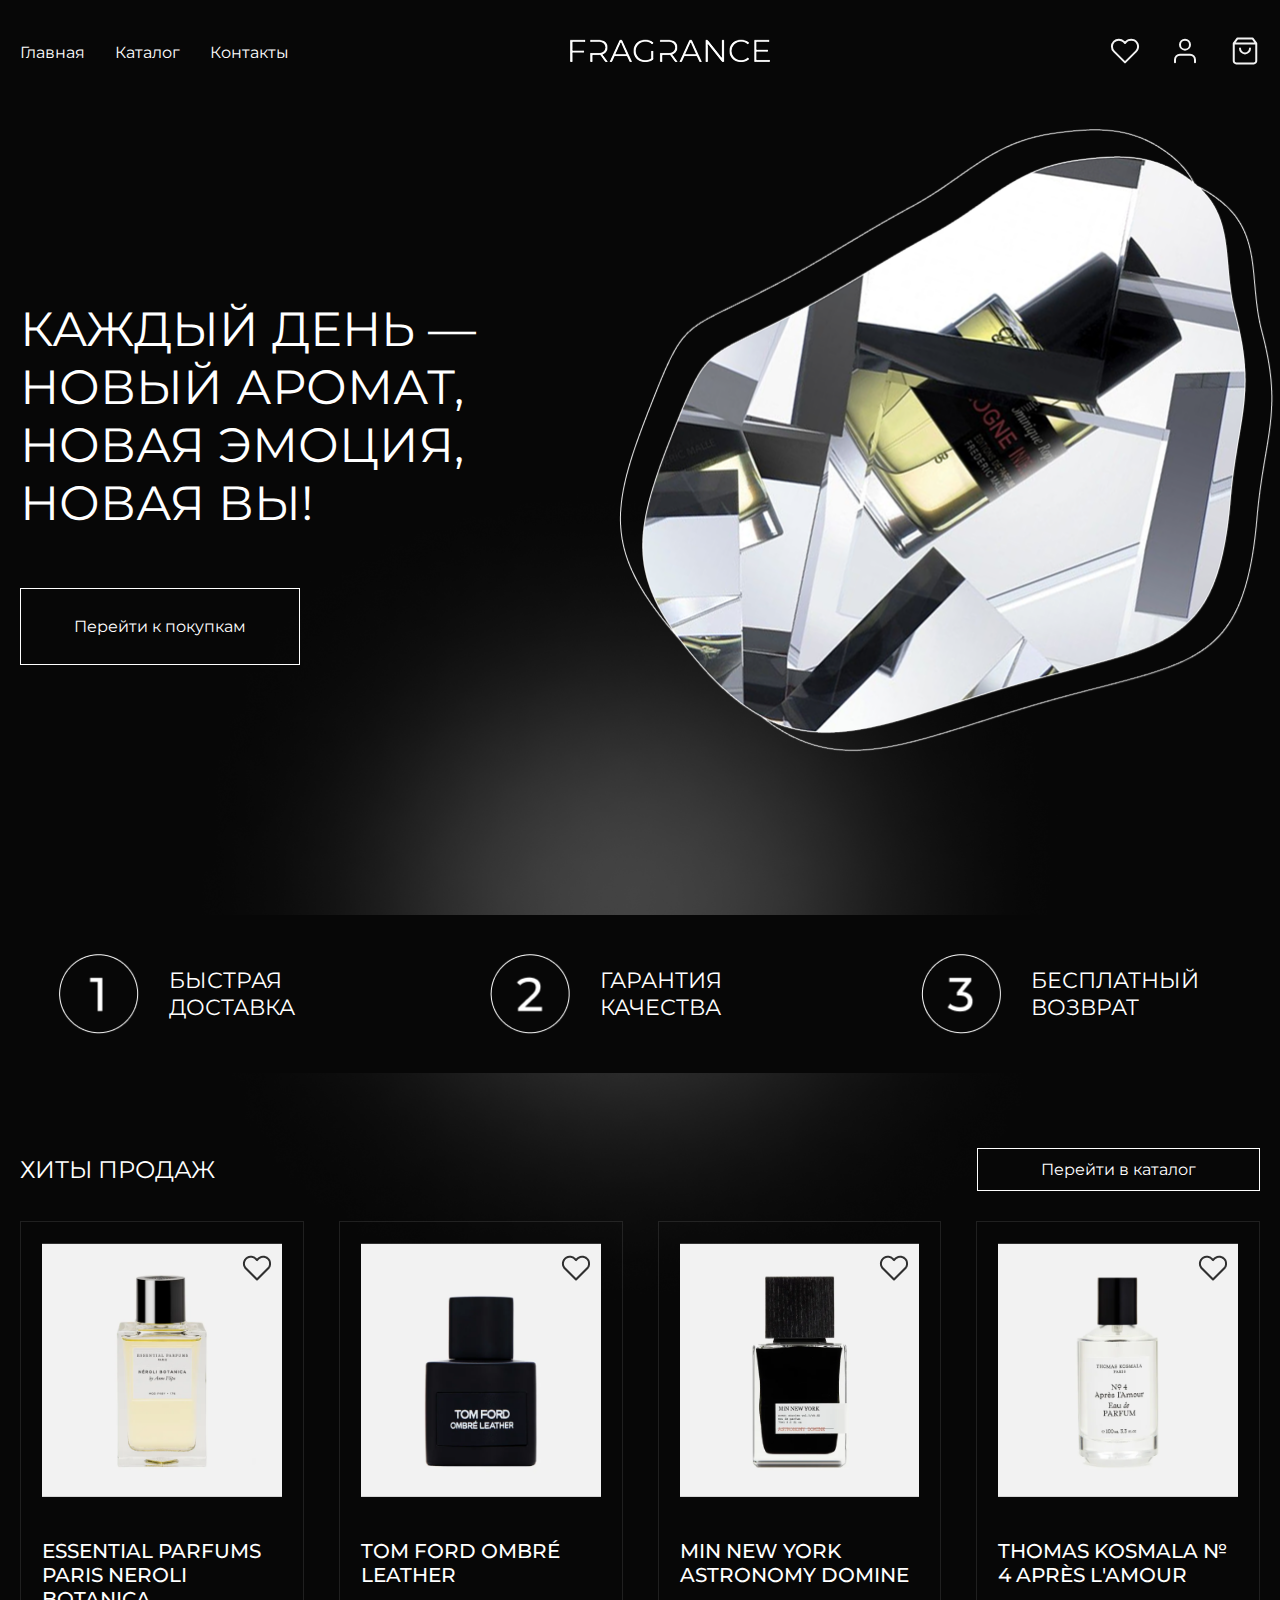
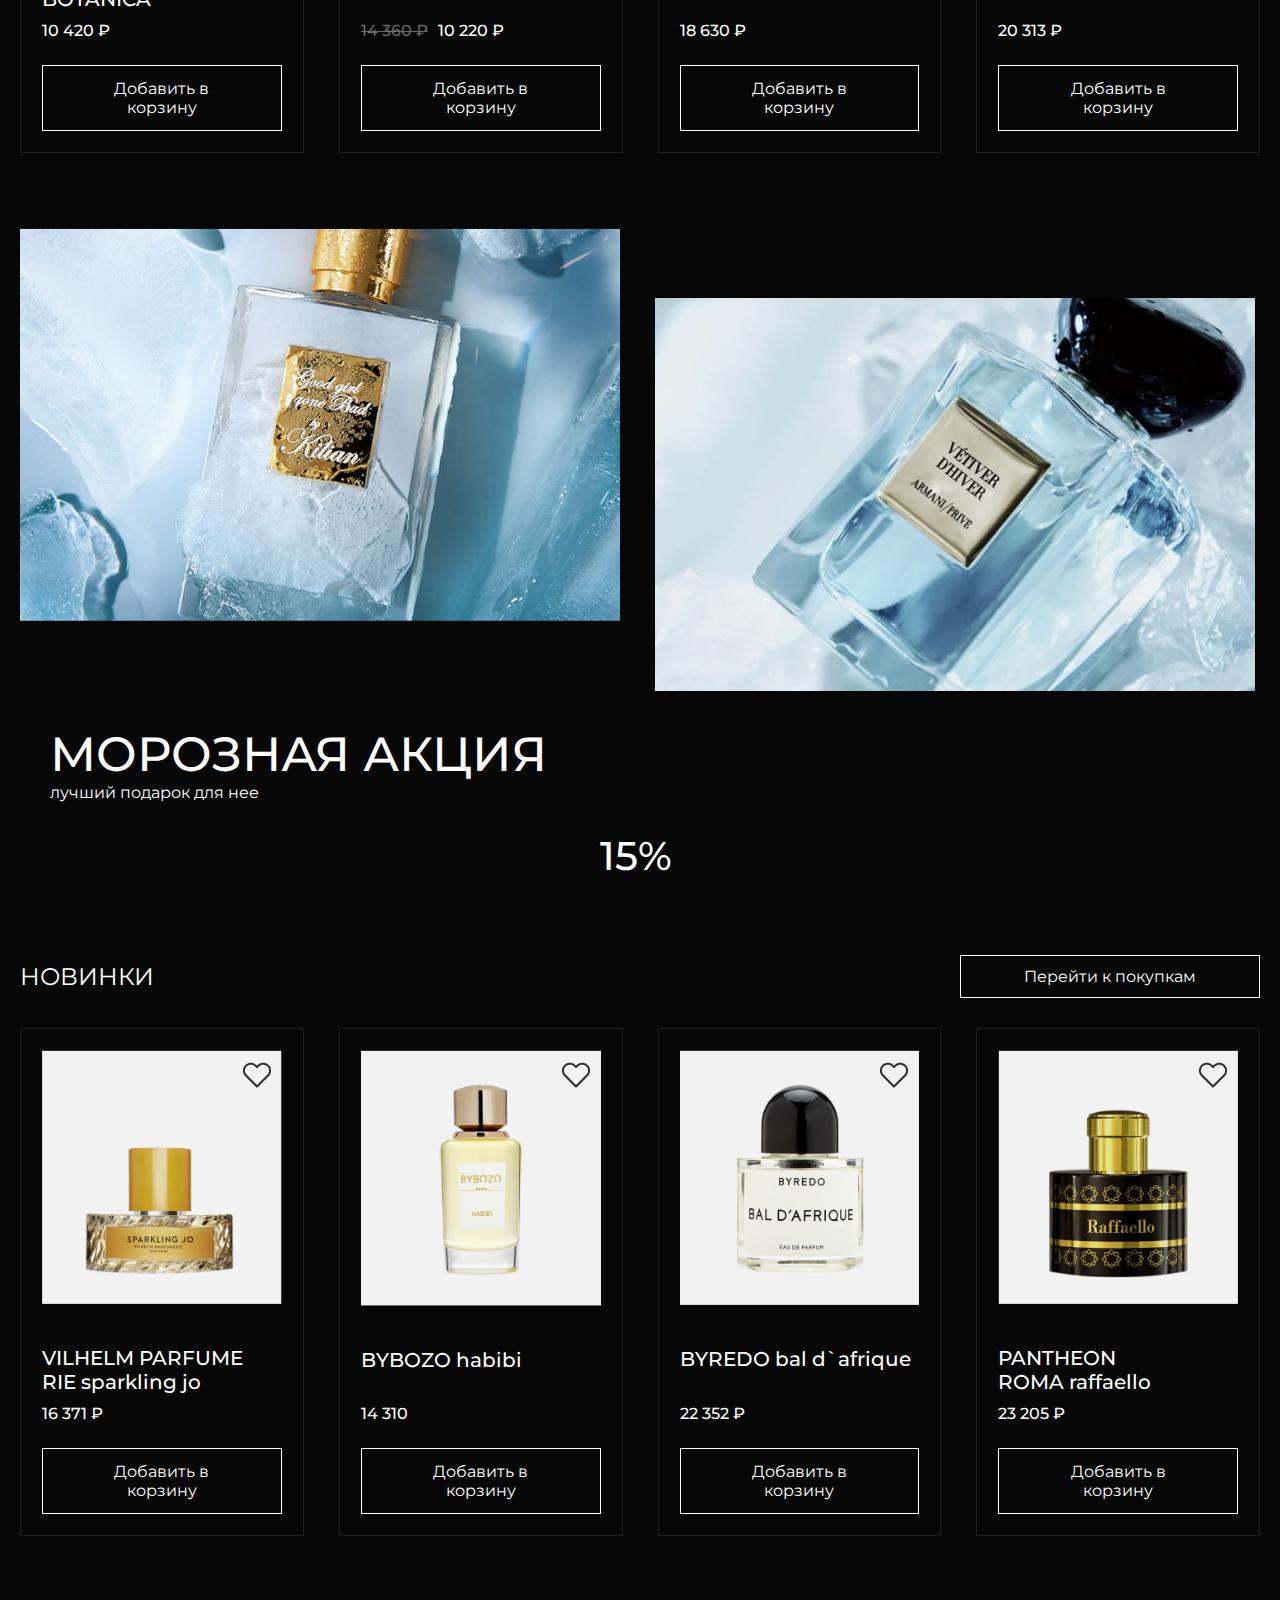
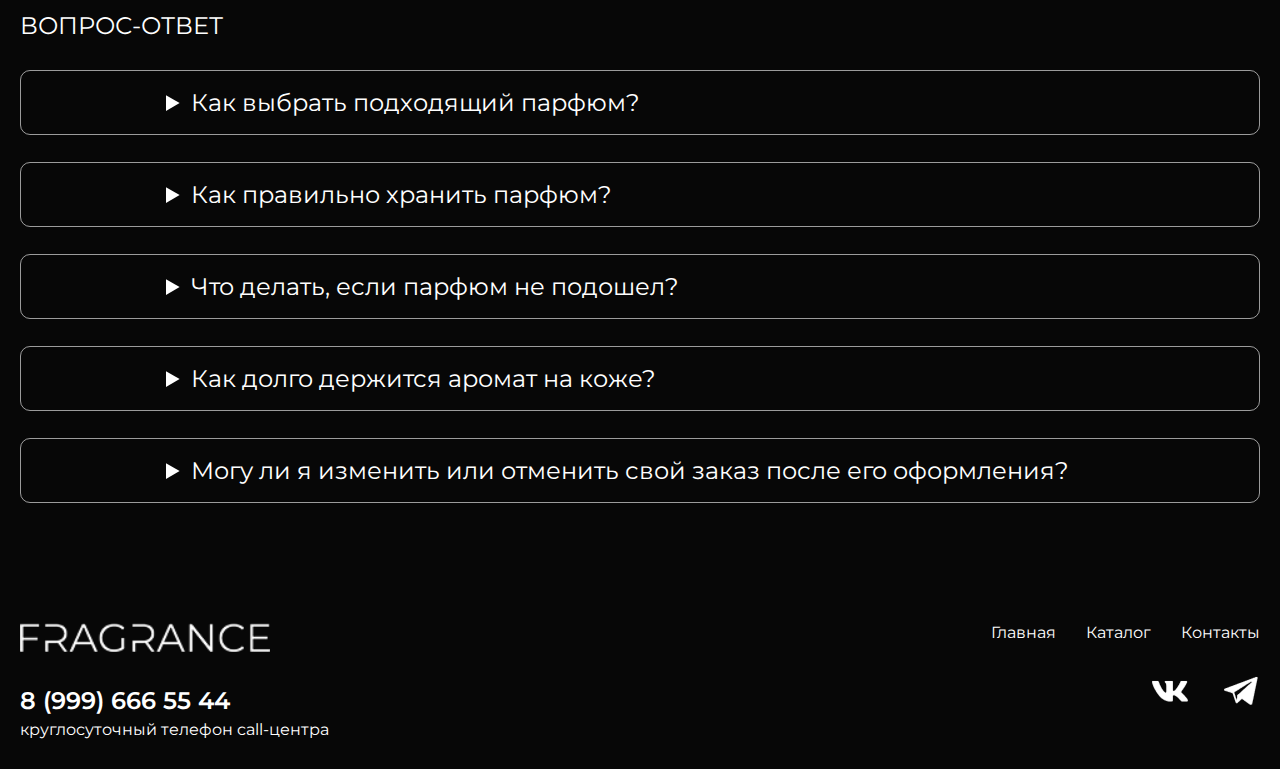
<file: index.html>
<!DOCTYPE html>
<html lang="en">

<head>
    <meta charset="UTF-8">
    <meta name="viewport" content="width=device-width, initial-scale=1.0">
    <link rel="stylesheet" href="assets/css/style.css">
    <link rel="shortcut icon" href="assets/media/images/logo/favicon.png" type="image/x-icon">
    <title>Главная</title>
</head>

<body>

    <!-- header start -->
    <header>
        <div class="header container">
            <input type="checkbox" name="" id="burger">
            <label for="burger">
                <span class="icon"></span>
            </label>

            <div class="menu">
                <nav>
                    <a href="index.html">Главная</a>
                    <a href="catalog.html">Каталог</a>
                    <a href="contacts.html">Контакты</a>
                </nav>
                <div class="icons-nav">
                    <a href="">
                        <svg width="30" height="31" viewBox="0 0 30 31" fill="none" xmlns="http://www.w3.org/2000/svg"
                            class="favor">
                            <path
                                d="M26.0501 6.64064C25.4117 6.00189 24.6537 5.49519 23.8193 5.14949C22.985 4.80379 22.0908 4.62585 21.1876 4.62585C20.2845 4.62585 19.3903 4.80379 18.556 5.14949C17.7216 5.49519 16.9636 6.00189 16.3251 6.64064L15.0001 7.96564L13.6751 6.64064C12.3855 5.35102 10.6364 4.62652 8.81265 4.62652C6.98886 4.62652 5.23976 5.35102 3.95015 6.64064C2.66053 7.93025 1.93604 9.67934 1.93604 11.5031C1.93604 13.3269 2.66053 15.076 3.95015 16.3656L15.0001 27.4156L26.0501 16.3656C26.6889 15.7272 27.1956 14.9692 27.5413 14.1348C27.887 13.3005 28.0649 12.4062 28.0649 11.5031C28.0649 10.6 27.887 9.70577 27.5413 8.87144C27.1956 8.03712 26.6889 7.27908 26.0501 6.64064Z"
                                stroke="#F3F3F3" stroke-width="2" stroke-linecap="round" stroke-linejoin="round" />
                        </svg>
                    </a>
                    <a href="reg.html">

                        <svg width="30" height="31" viewBox="0 0 30 31" fill="none" xmlns="http://www.w3.org/2000/svg"
                            class="reg">
                            <path
                                d="M25 27.1281V24.6281C25 23.3021 24.4732 22.0303 23.5355 21.0926C22.5979 20.1549 21.3261 19.6281 20 19.6281H10C8.67392 19.6281 7.40215 20.1549 6.46447 21.0926C5.52678 22.0303 5 23.3021 5 24.6281V27.1281M20 9.62814C20 12.3896 17.7614 14.6281 15 14.6281C12.2386 14.6281 10 12.3896 10 9.62814C10 6.86672 12.2386 4.62814 15 4.62814C17.7614 4.62814 20 6.86672 20 9.62814Z"
                                stroke="#F3F3F3" stroke-width="2" stroke-linecap="round" stroke-linejoin="round" />
                        </svg>
                    </a>
                    <a href="">

                        <svg width="30" height="31" viewBox="0 0 30 31" fill="none" xmlns="http://www.w3.org/2000/svg"
                            class="bag">
                            <path
                                d="M3.75 8.37814L7.5 3.37814H22.5L26.25 8.37814M3.75 8.37814V25.8781C3.75 26.5412 4.01339 27.1771 4.48223 27.6459C4.95107 28.1148 5.58696 28.3781 6.25 28.3781H23.75C24.413 28.3781 25.0489 28.1148 25.5178 27.6459C25.9866 27.1771 26.25 26.5412 26.25 25.8781V8.37814M3.75 8.37814H26.25M20 13.3781C20 14.7042 19.4732 15.976 18.5355 16.9137C17.5979 17.8514 16.3261 18.3781 15 18.3781C13.6739 18.3781 12.4021 17.8514 11.4645 16.9137C10.5268 15.976 10 14.7042 10 13.3781"
                                stroke="#F3F3F3" stroke-width="2" stroke-linecap="round" stroke-linejoin="round" />
                        </svg>
                    </a>
                </div>
            </div>
            <div class="logo">
                <a href="index.html">
                    <img src="assets/media/images/logo/logo.png" alt="">
                </a>
            </div>
            <div class="icons-all">
                <div class="icons">
                    <a href="">
                        <svg width="30" height="31" viewBox="0 0 30 31" fill="none" xmlns="http://www.w3.org/2000/svg"
                            class="favor">
                            <path
                                d="M26.0501 6.64064C25.4117 6.00189 24.6537 5.49519 23.8193 5.14949C22.985 4.80379 22.0908 4.62585 21.1876 4.62585C20.2845 4.62585 19.3903 4.80379 18.556 5.14949C17.7216 5.49519 16.9636 6.00189 16.3251 6.64064L15.0001 7.96564L13.6751 6.64064C12.3855 5.35102 10.6364 4.62652 8.81265 4.62652C6.98886 4.62652 5.23976 5.35102 3.95015 6.64064C2.66053 7.93025 1.93604 9.67934 1.93604 11.5031C1.93604 13.3269 2.66053 15.076 3.95015 16.3656L15.0001 27.4156L26.0501 16.3656C26.6889 15.7272 27.1956 14.9692 27.5413 14.1348C27.887 13.3005 28.0649 12.4062 28.0649 11.5031C28.0649 10.6 27.887 9.70577 27.5413 8.87144C27.1956 8.03712 26.6889 7.27908 26.0501 6.64064Z"
                                stroke="#F3F3F3" stroke-width="2" stroke-linecap="round" stroke-linejoin="round" />
                        </svg>
                    </a>
                    <a href="reg.html">

                        <svg width="30" height="31" viewBox="0 0 30 31" fill="none" xmlns="http://www.w3.org/2000/svg"
                            class="reg">
                            <path
                                d="M25 27.1281V24.6281C25 23.3021 24.4732 22.0303 23.5355 21.0926C22.5979 20.1549 21.3261 19.6281 20 19.6281H10C8.67392 19.6281 7.40215 20.1549 6.46447 21.0926C5.52678 22.0303 5 23.3021 5 24.6281V27.1281M20 9.62814C20 12.3896 17.7614 14.6281 15 14.6281C12.2386 14.6281 10 12.3896 10 9.62814C10 6.86672 12.2386 4.62814 15 4.62814C17.7614 4.62814 20 6.86672 20 9.62814Z"
                                stroke="#F3F3F3" stroke-width="2" stroke-linecap="round" stroke-linejoin="round" />
                        </svg>
                    </a>
                    <a href="">

                        <svg width="30" height="31" viewBox="0 0 30 31" fill="none" xmlns="http://www.w3.org/2000/svg"
                            class="bag">
                            <path
                                d="M3.75 8.37814L7.5 3.37814H22.5L26.25 8.37814M3.75 8.37814V25.8781C3.75 26.5412 4.01339 27.1771 4.48223 27.6459C4.95107 28.1148 5.58696 28.3781 6.25 28.3781H23.75C24.413 28.3781 25.0489 28.1148 25.5178 27.6459C25.9866 27.1771 26.25 26.5412 26.25 25.8781V8.37814M3.75 8.37814H26.25M20 13.3781C20 14.7042 19.4732 15.976 18.5355 16.9137C17.5979 17.8514 16.3261 18.3781 15 18.3781C13.6739 18.3781 12.4021 17.8514 11.4645 16.9137C10.5268 15.976 10 14.7042 10 13.3781"
                                stroke="#F3F3F3" stroke-width="2" stroke-linecap="round" stroke-linejoin="round" />
                        </svg>
                    </a>
                </div>
            </div>
        </div>
    </header>
    <!-- header end -->

    <div class="bg">
        <!-- banner start -->
        <div class="banner container">
            <img src="assets/media/images/banner/banner.png" alt="">
            <div class="left">
                <h1>Каждый день —
                    новый аромат, новая
                    эмоция, новая ВЫ!</h1>
                <a href="catalog.html" class="btn">Перейти к покупкам</a>
            </div>
        </div>
        <!-- banner end -->

        <!-- advantages start -->
        <div class="advantages">
            <div class="adv-blocks container">
                <div class="adv-block">
                    <img src="assets/media/images/advantages/1.png" alt="">
                    <h2>быстрая доставка</h2>
                </div>
                <div class="adv-block">
                    <img src="assets/media/images/advantages/2.png" alt="">
                    <h2>Гарантия
                        Качества</h2>
                </div>
                <div class="adv-block">
                    <img src="assets/media/images/advantages/3.png" alt="">
                    <h2>бесплатный возврат</h2>
                </div>
            </div>
        </div>
        <!-- advantages end -->

        <!-- hits start -->
        <div class="hits container mt-150">
            <h2>Хиты продаж</h2>
            <a href="#" class="btn">Перейти в каталог</a>
        </div>
        <div class="cards-of-products container mt-75">
            <div class="pr-card">
                <div class="img-pr">
                    <img src="assets/media/images/hits/image.png" alt="">
                    <div class="heart">
                        <img src="assets/media/images/hits/Heart.png" alt="">
                    </div>
                </div>
                <div class="cont-card">
                    <div class="text-card">
                        <h3>ESSENTIAL PARFUMS PARIS NEROLI BOTANICA</h3>
                    </div>
                    <div class="pr-btn">
                        <div class="price-sale">
                            <p>10 420 ₽</p>
                        </div>
                        <a href="productPage.html" class="btn">Добавить в корзину</a>
                    </div>
                </div>
            </div>
            <div class="pr-card">
                <div class="img-pr">
                    <img src="assets/media/images/hits/image-1.png" alt="">
                    <div class="heart">
                        <img src="assets/media/images/hits/Heart.png" alt="">
                    </div>
                </div>
                <div class="cont-card">
                    <div class="text-card">
                        <h3>TOM FORD OMBRÉ LEATHER </h3>
                    </div>
                    <div class="pr-btn">
                        <div class="price-sale">
                            <div class="old-p">
                                <p>14 360 ₽</p>
                            </div>
                            <p>10 220 ₽</p>
                        </div>
                        <a href="productPage.html" class="btn">Добавить в корзину</a>
                    </div>
                </div>
            </div>
            <div class="pr-card">
                <div class="img-pr">
                    <img src="assets/media/images/hits/image-2.png" alt="">
                    <div class="heart">
                        <img src="assets/media/images/hits/Heart.png" alt="">
                    </div>
                </div>
                <div class="cont-card">
                    <div class="text-card">
                        <h3>MIN NEW YORK ASTRONOMY DOMINE</h3>
                    </div>
                    <div class="pr-btn">
                        <div class="price-sale">
                            <p>18 630 ₽</p>
                        </div>
                        <a href="productPage.html" class="btn">Добавить в корзину</a>
                    </div>
                </div>
            </div>
            <div class="pr-card">
                <div class="img-pr">
                    <img src="assets/media/images/hits/image-3.png" alt="">
                    <div class="heart">
                        <img src="assets/media/images/hits/Heart.png" alt="">
                    </div>
                </div>
                <div class="cont-card">
                    <div class="text-card">
                        <h3>THOMAS KOSMALA № 4 APRÈS L'AMOUR</h3>
                    </div>
                    <div class="pr-btn">
                        <div class="price-sale">
                            <p>20 313 ₽</p>
                        </div>
                        <a href="productPage.html" class="btn">Добавить в корзину</a>
                    </div>
                </div>
            </div>
        </div>
        <!-- hits end -->

        <!-- promo start -->
        <div class="promo container mt-150">
            <div class="images-promo">
                <div class="top-img">
                    <img src="assets/media/images/promo/image-1.png" alt="">
                </div>
                <div class="bottom-img">
                    <img src="assets/media/images/promo/image.png" alt="">
                </div>
            </div>

            <div class="content-promo">
                <h2>Морозная акция</h2>
                <p>лучший подарок для нее</p>
            </div>
            <div class="sale-amount">
                <h3>15%</h3>
            </div>
        </div>
        <!-- promo end -->

        <!-- new start -->
        <div class="new container mt-150">
            <h2>Новинки</h2>
            <a href="catalog.html" class="btn">Перейти к покупкам</a>
        </div>
        <div class="cards-of-products container mt-75">
            <div class="pr-card">
                <div class="img-pr">
                    <img src="assets/media/images/new/image.png" alt="">
                    <div class="heart">
                        <img src="assets/media/images/hits/Heart.png" alt="">
                    </div>
                </div>
                <div class="cont-card">
                    <div class="text-card">
                        <h3>VILHELM PARFUME RIE sparkling jo</h3>
                    </div>
                    <div class="pr-btn">
                        <div class="price-sale">
                            <p>16 371 ₽</p>
                        </div>
                        <a href="productPage.html" class="btn">Добавить в корзину</a>
                    </div>
                </div>
            </div>
            <div class="pr-card">
                <div class="img-pr">
                    <img src="assets/media/images/new/image-1.png" alt="">
                    <div class="heart">
                        <img src="assets/media/images/hits/Heart.png" alt="">
                    </div>
                </div>
                <div class="cont-card">
                    <div class="text-card">
                        <h3>BYBOZO habibi</h3>
                    </div>
                    <div class="pr-btn">
                        <div class="price-sale">
                            <p>14 310</p>
                        </div>
                        <a href="productPage.html" class="btn">Добавить в корзину</a>
                    </div>
                </div>
            </div>
            <div class="pr-card">
                <div class="img-pr">
                    <img src="assets/media/images/new/image-2.png" alt="">
                    <div class="heart">
                        <img src="assets/media/images/hits/Heart.png" alt="">
                    </div>
                </div>
                <div class="cont-card">
                    <div class="text-card">
                        <h3>BYREDO bal d`afrique</h3>
                    </div>
                    <div class="pr-btn">
                        <div class="price-sale">
                            <p>22 352 ₽</p>
                        </div>
                        <a href="productPage.html" class="btn">Добавить в корзину</a>
                    </div>
                </div>
            </div>
            <div class="pr-card">
                <div class="img-pr">
                    <img src="assets/media/images/new/image-3.png" alt="">
                    <div class="heart">
                        <img src="assets/media/images/hits/Heart.png" alt="">
                    </div>
                </div>
                <div class="cont-card">
                    <div class="text-card">
                        <h3>PANTHEON ROMA raffaello</h3>
                    </div>
                    <div class="pr-btn">
                        <div class="price-sale">
                            <p>23 205 ₽</p>
                        </div>
                        <a href="productPage.html" class="btn">Добавить в корзину</a>
                    </div>
                </div>
            </div>
        </div>
        <!-- new end -->

        <!-- faq start -->
        <div class="faq container mt-150">
            <h2>Вопрос-ответ</h2>
        </div>
        <div class="faq-section container mt-75">
            <details>
                <summary>Как выбрать подходящий парфюм?</summary>
                <p>Выбор парфюма зависит от ваших предпочтений и стиля жизни. Рекомендуем обратить внимание на ноты
                    аромата: верхние ноты ощущаются сразу после нанесения, средние — раскрываются через несколько минут,
                    а базовые остаются на коже дольше всего. Попробуйте несколько ароматов и дайте им время "раскрыться"
                    на вашей коже, прежде чем принимать решение.</p>
            </details>
            <details>
                <summary>Как правильно хранить парфюм?</summary>
                <p>Чтобы сохранить аромат в идеальном состоянии, храните его в прохладном, темном месте, вдали от прямых
                    солнечных лучей и источников тепла. Избегайте хранения парфюма в ванной, где температура</p>
            </details>
            <details>
                <summary>Что делать, если парфюм не подошел?</summary>
                <p>Если вы купили парфюм и он вам не подошел, пожалуйста, ознакомьтесь с нашей политикой возврата.
                    Обычно мы принимаем возвраты в течение 14 дней с момента покупки при условии, что упаковка не
                    повреждена и продукт не использовался.</p>
            </details>
            <details>
                <summary>Как долго держится аромат на коже?</summary>
                <p>Стойкость аромата зависит от его концентрации (туалетная вода, парфюмированная вода, духи) и
                    индивидуальных особенностей вашей кожи. В среднем ароматы могут держаться от 4 до 8 часов. Для
                    увеличения стойкости рекомендуется наносить парфюм на увлажненную кожу.</p>
            </details>
            <details>
                <summary>Могу ли я изменить или отменить свой заказ после его оформления? </summary>
                <p>Если вам нужно изменить или отменить заказ, пожалуйста, свяжитесь с нашей службой поддержки как можно
                    скорее. Мы постараемся помочь вам, если ваш заказ еще не был отправлен.</p>
            </details>
        </div>
        <!-- faq end -->

        <!-- footer start -->
        <footer>
            <div class="footer container">
                <div class="left-f">
                    <img src="assets/media/images/logo/logo.png" alt="">
                    <a href="tel:+7(999)6665544">8 (999) 666 55 44 </a>
                    <p>круглосуточный телефон call-центра</p>
                </div>
                <div class="right">
                    <div class="footer-nav">
                        <a href="index.html">Главная</a>
                        <a href="catalog.html">Каталог</a>
                        <a href="contacts.html">Контакты</a>
                    </div>
                    <div class="social-links">
                        <img src="assets/media/images/footer/vk.png" alt="">
                        <img src="assets/media/images/footer/tg.png" alt="">
                    </div>
                </div>
            </div>
        </footer>
        <!-- footer end -->
    </div>

</body>

</html>
</file>
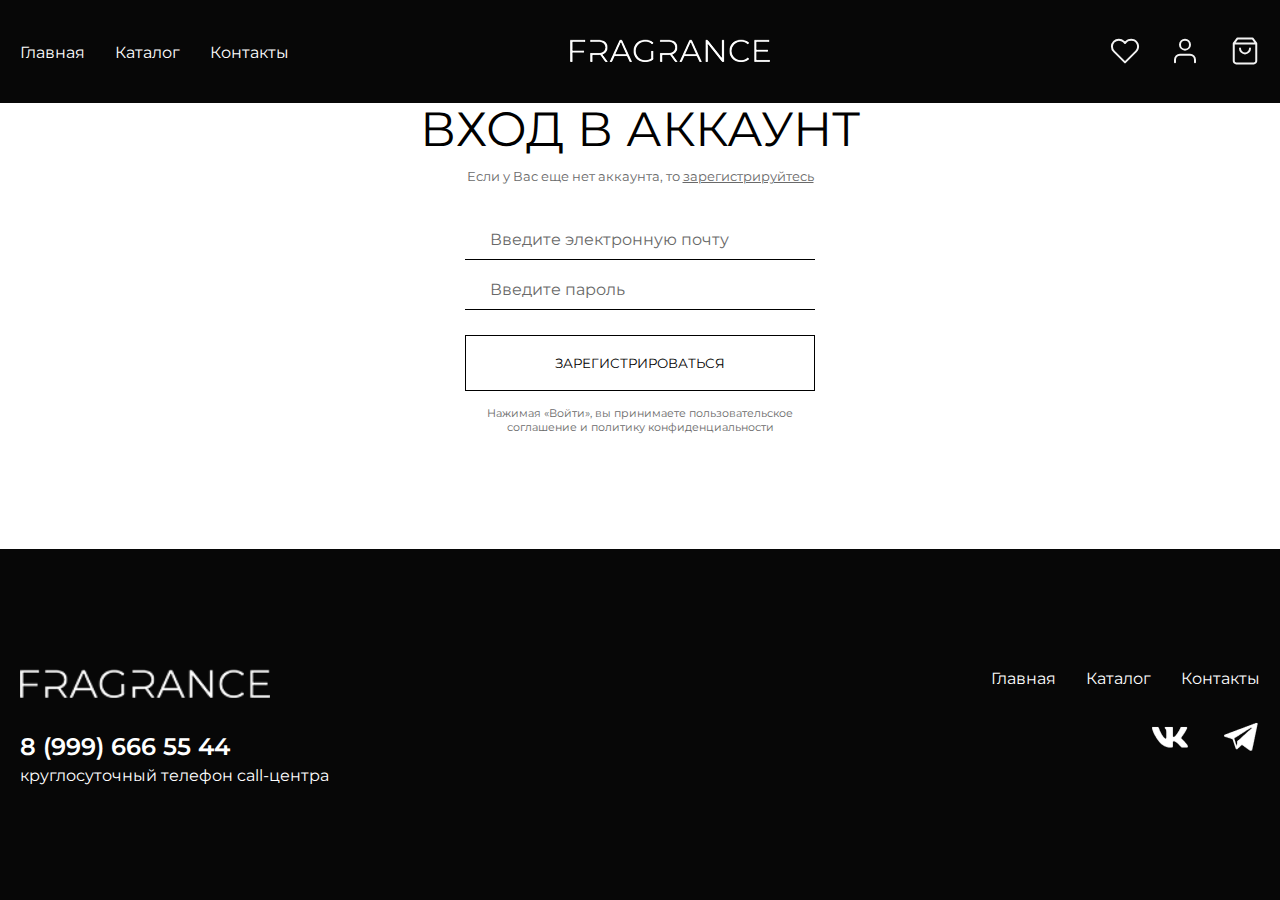
<file: auto.html>
<!DOCTYPE html>
<html lang="en">

<head>
    <meta charset="UTF-8">
    <meta name="viewport" content="width=device-width, initial-scale=1.0">
    <link rel="stylesheet" href="assets/css/style.css">
    <link rel="shortcut icon" href="assets/media/images/logo/favicon.png" type="image/x-icon">
    <title>Авторизация</title>
</head>

<body>
    <!-- header start -->
    <header>
        <div class="header container">
            <input type="checkbox" name="" id="burger">
            <label for="burger">
                <span class="icon"></span>
            </label>

            <div class="menu">
                <nav>
                    <a href="index.html">Главная</a>
                    <a href="catalog.html">Каталог</a>
                    <a href="contacts.html">Контакты</a>
                </nav>
                <div class="icons-nav">
                    <a href="">
                        <svg width="30" height="31" viewBox="0 0 30 31" fill="none" xmlns="http://www.w3.org/2000/svg"
                            class="favor">
                            <path
                                d="M26.0501 6.64064C25.4117 6.00189 24.6537 5.49519 23.8193 5.14949C22.985 4.80379 22.0908 4.62585 21.1876 4.62585C20.2845 4.62585 19.3903 4.80379 18.556 5.14949C17.7216 5.49519 16.9636 6.00189 16.3251 6.64064L15.0001 7.96564L13.6751 6.64064C12.3855 5.35102 10.6364 4.62652 8.81265 4.62652C6.98886 4.62652 5.23976 5.35102 3.95015 6.64064C2.66053 7.93025 1.93604 9.67934 1.93604 11.5031C1.93604 13.3269 2.66053 15.076 3.95015 16.3656L15.0001 27.4156L26.0501 16.3656C26.6889 15.7272 27.1956 14.9692 27.5413 14.1348C27.887 13.3005 28.0649 12.4062 28.0649 11.5031C28.0649 10.6 27.887 9.70577 27.5413 8.87144C27.1956 8.03712 26.6889 7.27908 26.0501 6.64064Z"
                                stroke="#F3F3F3" stroke-width="2" stroke-linecap="round" stroke-linejoin="round" />
                        </svg>
                    </a>
                    <a href="reg.html">

                        <svg width="30" height="31" viewBox="0 0 30 31" fill="none" xmlns="http://www.w3.org/2000/svg"
                            class="reg">
                            <path
                                d="M25 27.1281V24.6281C25 23.3021 24.4732 22.0303 23.5355 21.0926C22.5979 20.1549 21.3261 19.6281 20 19.6281H10C8.67392 19.6281 7.40215 20.1549 6.46447 21.0926C5.52678 22.0303 5 23.3021 5 24.6281V27.1281M20 9.62814C20 12.3896 17.7614 14.6281 15 14.6281C12.2386 14.6281 10 12.3896 10 9.62814C10 6.86672 12.2386 4.62814 15 4.62814C17.7614 4.62814 20 6.86672 20 9.62814Z"
                                stroke="#F3F3F3" stroke-width="2" stroke-linecap="round" stroke-linejoin="round" />
                        </svg>
                    </a>
                    <a href="">

                        <svg width="30" height="31" viewBox="0 0 30 31" fill="none" xmlns="http://www.w3.org/2000/svg"
                            class="bag">
                            <path
                                d="M3.75 8.37814L7.5 3.37814H22.5L26.25 8.37814M3.75 8.37814V25.8781C3.75 26.5412 4.01339 27.1771 4.48223 27.6459C4.95107 28.1148 5.58696 28.3781 6.25 28.3781H23.75C24.413 28.3781 25.0489 28.1148 25.5178 27.6459C25.9866 27.1771 26.25 26.5412 26.25 25.8781V8.37814M3.75 8.37814H26.25M20 13.3781C20 14.7042 19.4732 15.976 18.5355 16.9137C17.5979 17.8514 16.3261 18.3781 15 18.3781C13.6739 18.3781 12.4021 17.8514 11.4645 16.9137C10.5268 15.976 10 14.7042 10 13.3781"
                                stroke="#F3F3F3" stroke-width="2" stroke-linecap="round" stroke-linejoin="round" />
                        </svg>
                    </a>
                </div>
            </div>
            <div class="logo">
                <a href="index.html">
                    <img src="assets/media/images/logo/logo.png" alt="">
                </a>
            </div>
            <div class="icons-all">
                <div class="icons">
                    <a href="">
                        <svg width="30" height="31" viewBox="0 0 30 31" fill="none" xmlns="http://www.w3.org/2000/svg"
                            class="favor">
                            <path
                                d="M26.0501 6.64064C25.4117 6.00189 24.6537 5.49519 23.8193 5.14949C22.985 4.80379 22.0908 4.62585 21.1876 4.62585C20.2845 4.62585 19.3903 4.80379 18.556 5.14949C17.7216 5.49519 16.9636 6.00189 16.3251 6.64064L15.0001 7.96564L13.6751 6.64064C12.3855 5.35102 10.6364 4.62652 8.81265 4.62652C6.98886 4.62652 5.23976 5.35102 3.95015 6.64064C2.66053 7.93025 1.93604 9.67934 1.93604 11.5031C1.93604 13.3269 2.66053 15.076 3.95015 16.3656L15.0001 27.4156L26.0501 16.3656C26.6889 15.7272 27.1956 14.9692 27.5413 14.1348C27.887 13.3005 28.0649 12.4062 28.0649 11.5031C28.0649 10.6 27.887 9.70577 27.5413 8.87144C27.1956 8.03712 26.6889 7.27908 26.0501 6.64064Z"
                                stroke="#F3F3F3" stroke-width="2" stroke-linecap="round" stroke-linejoin="round" />
                        </svg>
                    </a>
                    <a href="reg.html">

                        <svg width="30" height="31" viewBox="0 0 30 31" fill="none" xmlns="http://www.w3.org/2000/svg"
                            class="reg">
                            <path
                                d="M25 27.1281V24.6281C25 23.3021 24.4732 22.0303 23.5355 21.0926C22.5979 20.1549 21.3261 19.6281 20 19.6281H10C8.67392 19.6281 7.40215 20.1549 6.46447 21.0926C5.52678 22.0303 5 23.3021 5 24.6281V27.1281M20 9.62814C20 12.3896 17.7614 14.6281 15 14.6281C12.2386 14.6281 10 12.3896 10 9.62814C10 6.86672 12.2386 4.62814 15 4.62814C17.7614 4.62814 20 6.86672 20 9.62814Z"
                                stroke="#F3F3F3" stroke-width="2" stroke-linecap="round" stroke-linejoin="round" />
                        </svg>
                    </a>
                    <a href="">

                        <svg width="30" height="31" viewBox="0 0 30 31" fill="none" xmlns="http://www.w3.org/2000/svg"
                            class="bag">
                            <path
                                d="M3.75 8.37814L7.5 3.37814H22.5L26.25 8.37814M3.75 8.37814V25.8781C3.75 26.5412 4.01339 27.1771 4.48223 27.6459C4.95107 28.1148 5.58696 28.3781 6.25 28.3781H23.75C24.413 28.3781 25.0489 28.1148 25.5178 27.6459C25.9866 27.1771 26.25 26.5412 26.25 25.8781V8.37814M3.75 8.37814H26.25M20 13.3781C20 14.7042 19.4732 15.976 18.5355 16.9137C17.5979 17.8514 16.3261 18.3781 15 18.3781C13.6739 18.3781 12.4021 17.8514 11.4645 16.9137C10.5268 15.976 10 14.7042 10 13.3781"
                                stroke="#F3F3F3" stroke-width="2" stroke-linecap="round" stroke-linejoin="round" />
                        </svg>
                    </a>
                </div>
            </div>
        </div>
    </header>
    <!-- header end -->

    <!-- registration start -->
    <div class="autoreg">
        <div class="autoreg-title">
            <h1>Вход в аккаунт</h1>
            <p>Если у Вас еще нет аккаунта, то <a href="reg.html">зарегистрируйтесь</a></p>
        </div>
        <form class="autoreg-f">
            <div class="inputs-r">
                <input type="email" placeholder="Введите электронную почту">
                <input type="password" placeholder="Введите пароль ">
            </div>
            <input type="submit" value="Зарегистрироваться" class="btn">
            <p>Нажимая «Войти», вы принимаете пользовательское соглашение и политику конфиденциальности</p>
        </form>
    </div>
    <!-- registration end -->

    <!-- footer start -->
    <footer>
        <div class="footer container">
            <div class="left-f">
                <img src="assets/media/images/logo/logo.png" alt="">
                <a href="tel:+7(999)6665544">8 (999) 666 55 44 </a>
                <p>круглосуточный телефон call-центра</p>
            </div>
            <div class="right">
                <nav>
                    <a href="index.html">Главная</a>
                    <a href="catalog.html">Каталог</a>
                    <a href="contacts.html">Контакты</a>
                </nav>
                <div class="social-links">
                    <img src="assets/media/images/footer/vk.png" alt="">
                    <img src="assets/media/images/footer/tg.png" alt="">
                </div>
            </div>
        </div>
    </footer>
    <!-- footer end -->

</body>

</html>
</file>
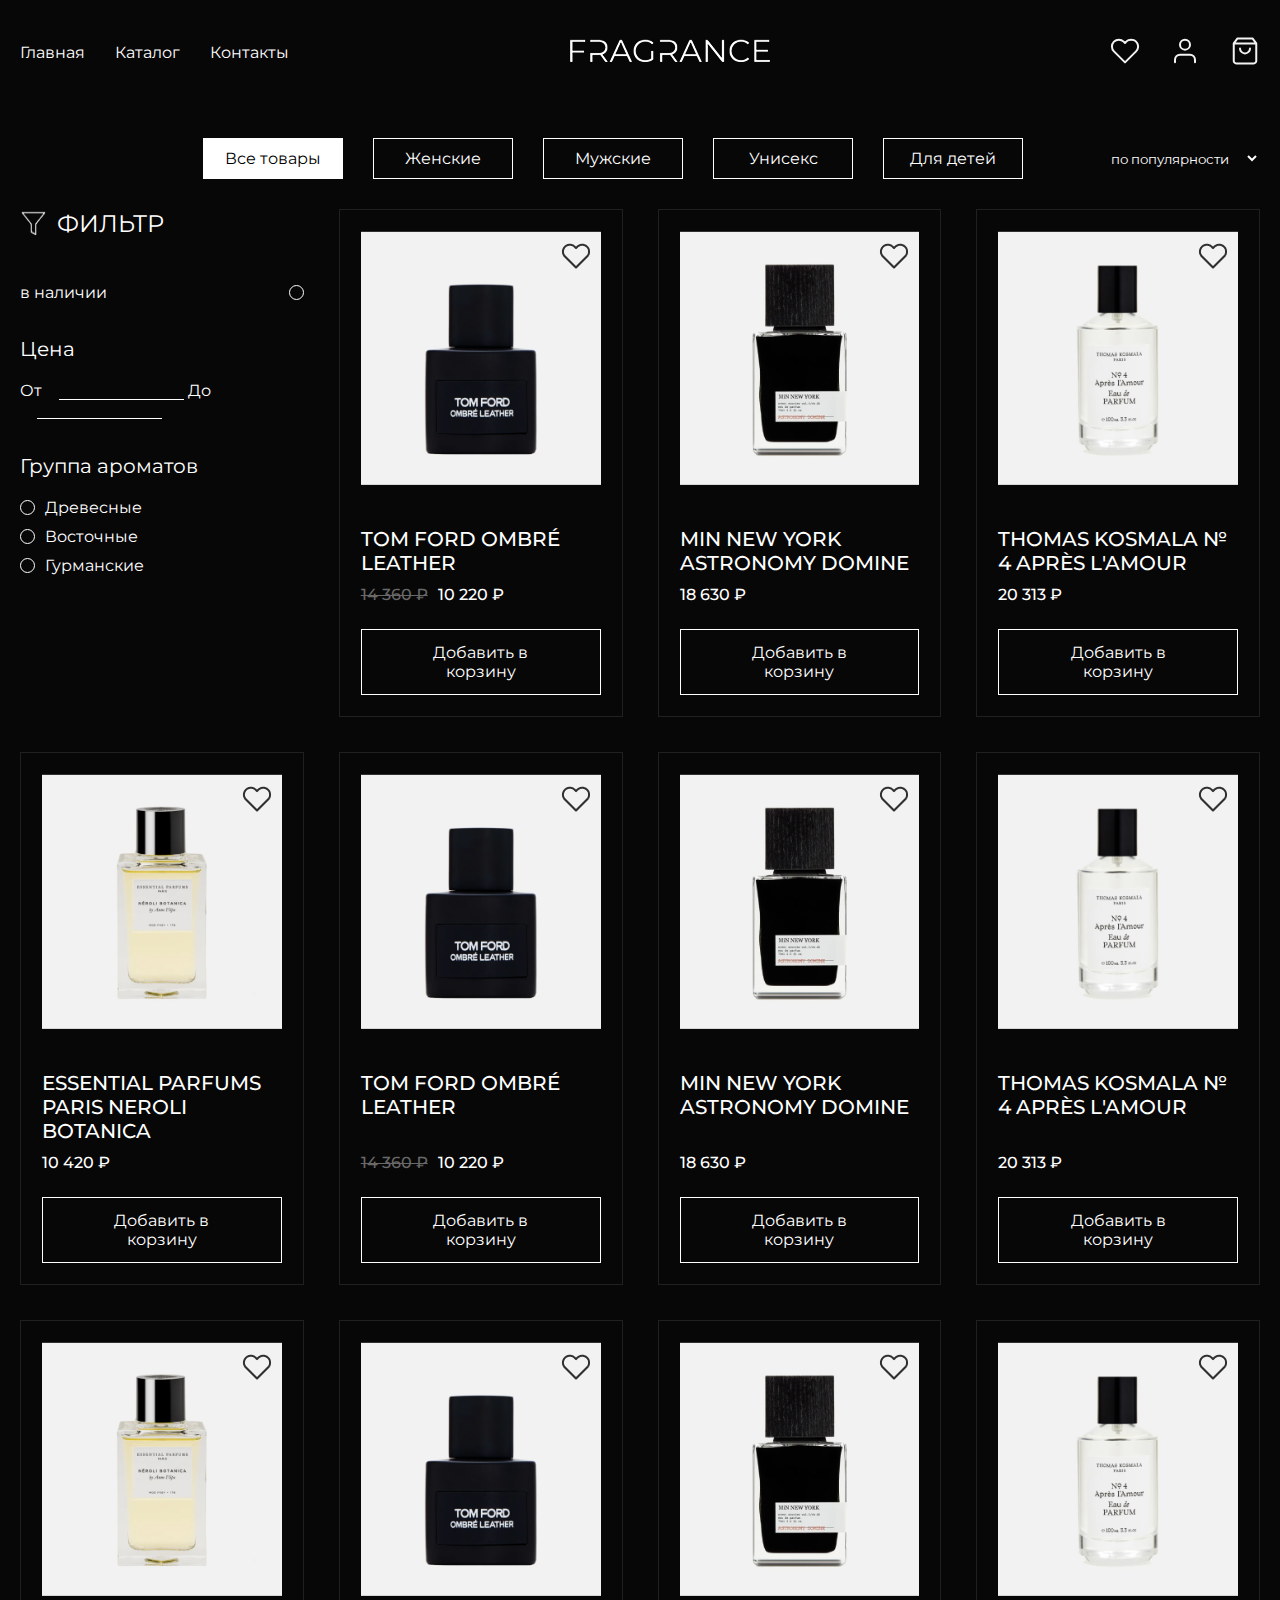
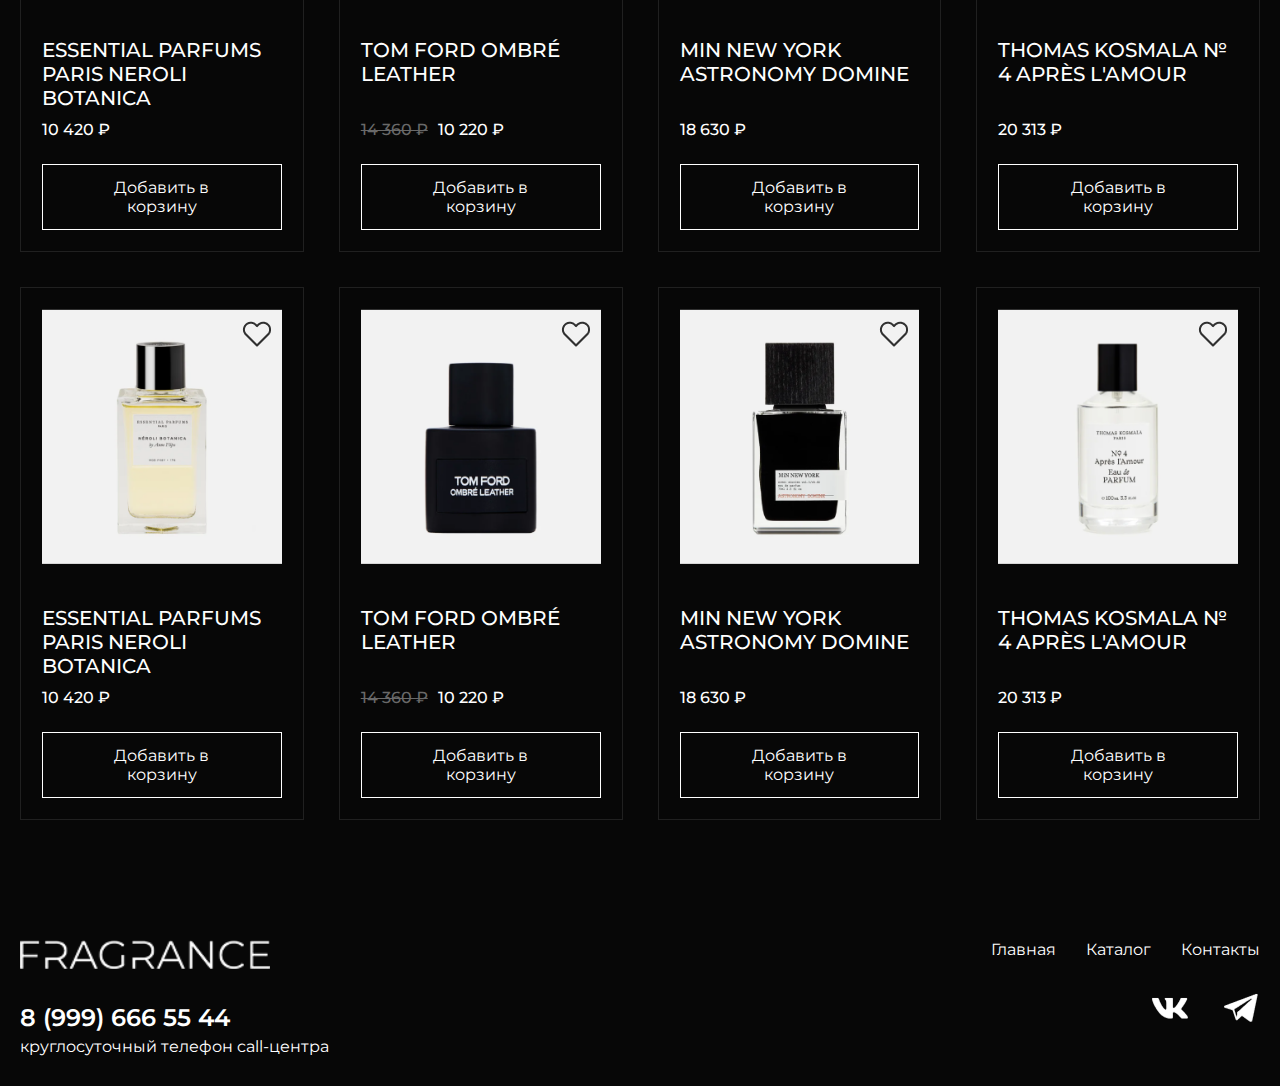
<file: catalog.html>
<!DOCTYPE html>
<html lang="en">

<head>
    <meta charset="UTF-8">
    <meta name="viewport" content="width=device-width, initial-scale=1.0">
    <link rel="stylesheet" href="assets/css/style.css">
    <link rel="shortcut icon" href="assets/media/images/logo/favicon.png" type="image/x-icon">
    <title>Каталог</title>
</head>

<body>
    <!-- header start -->
    <header>
        <div class="header container">
            <input type="checkbox" name="" id="burger">
            <label for="burger">
                <span class="icon"></span>
            </label>

            <div class="menu">
                <nav>
                    <a href="index.html">Главная</a>
                    <a href="catalog.html">Каталог</a>
                    <a href="contacts.html">Контакты</a>
                </nav>
                <div class="icons-nav">
                    <a href="">
                        <svg width="30" height="31" viewBox="0 0 30 31" fill="none" xmlns="http://www.w3.org/2000/svg"
                            class="favor">
                            <path
                                d="M26.0501 6.64064C25.4117 6.00189 24.6537 5.49519 23.8193 5.14949C22.985 4.80379 22.0908 4.62585 21.1876 4.62585C20.2845 4.62585 19.3903 4.80379 18.556 5.14949C17.7216 5.49519 16.9636 6.00189 16.3251 6.64064L15.0001 7.96564L13.6751 6.64064C12.3855 5.35102 10.6364 4.62652 8.81265 4.62652C6.98886 4.62652 5.23976 5.35102 3.95015 6.64064C2.66053 7.93025 1.93604 9.67934 1.93604 11.5031C1.93604 13.3269 2.66053 15.076 3.95015 16.3656L15.0001 27.4156L26.0501 16.3656C26.6889 15.7272 27.1956 14.9692 27.5413 14.1348C27.887 13.3005 28.0649 12.4062 28.0649 11.5031C28.0649 10.6 27.887 9.70577 27.5413 8.87144C27.1956 8.03712 26.6889 7.27908 26.0501 6.64064Z"
                                stroke="#F3F3F3" stroke-width="2" stroke-linecap="round" stroke-linejoin="round" />
                        </svg>
                    </a>
                    <a href="reg.html">

                        <svg width="30" height="31" viewBox="0 0 30 31" fill="none" xmlns="http://www.w3.org/2000/svg"
                            class="reg">
                            <path
                                d="M25 27.1281V24.6281C25 23.3021 24.4732 22.0303 23.5355 21.0926C22.5979 20.1549 21.3261 19.6281 20 19.6281H10C8.67392 19.6281 7.40215 20.1549 6.46447 21.0926C5.52678 22.0303 5 23.3021 5 24.6281V27.1281M20 9.62814C20 12.3896 17.7614 14.6281 15 14.6281C12.2386 14.6281 10 12.3896 10 9.62814C10 6.86672 12.2386 4.62814 15 4.62814C17.7614 4.62814 20 6.86672 20 9.62814Z"
                                stroke="#F3F3F3" stroke-width="2" stroke-linecap="round" stroke-linejoin="round" />
                        </svg>
                    </a>
                    <a href="">

                        <svg width="30" height="31" viewBox="0 0 30 31" fill="none" xmlns="http://www.w3.org/2000/svg"
                            class="bag">
                            <path
                                d="M3.75 8.37814L7.5 3.37814H22.5L26.25 8.37814M3.75 8.37814V25.8781C3.75 26.5412 4.01339 27.1771 4.48223 27.6459C4.95107 28.1148 5.58696 28.3781 6.25 28.3781H23.75C24.413 28.3781 25.0489 28.1148 25.5178 27.6459C25.9866 27.1771 26.25 26.5412 26.25 25.8781V8.37814M3.75 8.37814H26.25M20 13.3781C20 14.7042 19.4732 15.976 18.5355 16.9137C17.5979 17.8514 16.3261 18.3781 15 18.3781C13.6739 18.3781 12.4021 17.8514 11.4645 16.9137C10.5268 15.976 10 14.7042 10 13.3781"
                                stroke="#F3F3F3" stroke-width="2" stroke-linecap="round" stroke-linejoin="round" />
                        </svg>
                    </a>
                </div>
            </div>
            <div class="logo">
                <a href="index.html">
                    <img src="assets/media/images/logo/logo.png" alt="">
                </a>
            </div>
            <div class="icons-all">
                <div class="icons">
                    <a href="">
                        <svg width="30" height="31" viewBox="0 0 30 31" fill="none" xmlns="http://www.w3.org/2000/svg"
                            class="favor">
                            <path
                                d="M26.0501 6.64064C25.4117 6.00189 24.6537 5.49519 23.8193 5.14949C22.985 4.80379 22.0908 4.62585 21.1876 4.62585C20.2845 4.62585 19.3903 4.80379 18.556 5.14949C17.7216 5.49519 16.9636 6.00189 16.3251 6.64064L15.0001 7.96564L13.6751 6.64064C12.3855 5.35102 10.6364 4.62652 8.81265 4.62652C6.98886 4.62652 5.23976 5.35102 3.95015 6.64064C2.66053 7.93025 1.93604 9.67934 1.93604 11.5031C1.93604 13.3269 2.66053 15.076 3.95015 16.3656L15.0001 27.4156L26.0501 16.3656C26.6889 15.7272 27.1956 14.9692 27.5413 14.1348C27.887 13.3005 28.0649 12.4062 28.0649 11.5031C28.0649 10.6 27.887 9.70577 27.5413 8.87144C27.1956 8.03712 26.6889 7.27908 26.0501 6.64064Z"
                                stroke="#F3F3F3" stroke-width="2" stroke-linecap="round" stroke-linejoin="round" />
                        </svg>
                    </a>
                    <a href="reg.html">

                        <svg width="30" height="31" viewBox="0 0 30 31" fill="none" xmlns="http://www.w3.org/2000/svg"
                            class="reg">
                            <path
                                d="M25 27.1281V24.6281C25 23.3021 24.4732 22.0303 23.5355 21.0926C22.5979 20.1549 21.3261 19.6281 20 19.6281H10C8.67392 19.6281 7.40215 20.1549 6.46447 21.0926C5.52678 22.0303 5 23.3021 5 24.6281V27.1281M20 9.62814C20 12.3896 17.7614 14.6281 15 14.6281C12.2386 14.6281 10 12.3896 10 9.62814C10 6.86672 12.2386 4.62814 15 4.62814C17.7614 4.62814 20 6.86672 20 9.62814Z"
                                stroke="#F3F3F3" stroke-width="2" stroke-linecap="round" stroke-linejoin="round" />
                        </svg>
                    </a>
                    <a href="">

                        <svg width="30" height="31" viewBox="0 0 30 31" fill="none" xmlns="http://www.w3.org/2000/svg"
                            class="bag">
                            <path
                                d="M3.75 8.37814L7.5 3.37814H22.5L26.25 8.37814M3.75 8.37814V25.8781C3.75 26.5412 4.01339 27.1771 4.48223 27.6459C4.95107 28.1148 5.58696 28.3781 6.25 28.3781H23.75C24.413 28.3781 25.0489 28.1148 25.5178 27.6459C25.9866 27.1771 26.25 26.5412 26.25 25.8781V8.37814M3.75 8.37814H26.25M20 13.3781C20 14.7042 19.4732 15.976 18.5355 16.9137C17.5979 17.8514 16.3261 18.3781 15 18.3781C13.6739 18.3781 12.4021 17.8514 11.4645 16.9137C10.5268 15.976 10 14.7042 10 13.3781"
                                stroke="#F3F3F3" stroke-width="2" stroke-linecap="round" stroke-linejoin="round" />
                        </svg>
                    </a>
                </div>
            </div>
        </div>
    </header>
    <!-- header end -->

    <!-- breadcrumb start -->
    <div class="breadcrumb container">
        <p><a href="index.html">Главная</a> - <a href="catalog.html">Каталог</a></p>
    </div>
    <!-- breadcrumb end -->

    <!-- catalog start -->
    <div class="catalog container ">
        <h2>Каталог</h2>
    </div>
    <div class="sort container">
        <div class="categories">
            <a href="#" class="active">Все товары</a>
            <a href="#">Женские</a>
            <a href="#">Мужские</a>
            <a href="#">Унисекс</a>
            <a href="#">Для детей</a>
        </div>
        <select>
            <option value="">по популярности</option>
            <option value="">по размеру скидки</option>
            <option value="">по рейтингу</option>
        </select>
    </div>
    <div class="cards-of-products container mt-75">
        <div class="filter-container">
            <div class="filter">
                <img src="assets/media/images/filter/Filter.png" alt="">
                <h3>Фильтр</h3>
            </div>
            <div class="filter-section">
                <div class="availability">
                    <label>в наличии</label> <input type="radio">
                </div>
                <div class="filter-price">
                    <h3>Цена</h3>
                    <label>От</label><input type="text">
                    <label>До</label><input type="text">
                </div>
                <div class="group-aromate">
                    <h3>Группа ароматов</h3>
                    <div class="select-aromate">
                        <div class="s-a-input">
                            <input type="radio"> <label> Древесные</label>
                        </div>
                        <div class="s-a-input">
                            <input type="radio"> <label> Восточные</label>
                        </div>
                        <div class="s-a-input">
                            <input type="radio"> <label> Гурманские</label>

                        </div>
                    </div>
                </div>
            </div>
        </div>
        <div class="pr-card">
            <div class="img-pr">
                <img src="assets/media/images/hits/image-1.png" alt="">
                <div class="heart">
                    <img src="assets/media/images/hits/Heart.png" alt="">
                </div>
            </div>
            <div class="cont-card">
                <div class="text-card">
                    <h3>TOM FORD OMBRÉ LEATHER </h3>
                </div>
                <div class="pr-btn">
                    <div class="price-sale">
                        <div class="old-p">
                            <p>14 360 ₽</p>
                        </div>
                        <p>10 220 ₽</p>
                    </div>
                    <a href="productPage.html" class="btn">Добавить в корзину</a>
                </div>
            </div>
        </div>
        <div class="pr-card">
            <div class="img-pr">
                <img src="assets/media/images/hits/image-2.png" alt="">
                <div class="heart">
                    <img src="assets/media/images/hits/Heart.png" alt="">
                </div>
            </div>
            <div class="cont-card">
                <div class="text-card">
                    <h3>MIN NEW YORK ASTRONOMY DOMINE</h3>
                </div>
                <div class="pr-btn">
                    <div class="price-sale">
                        <p>18 630 ₽</p>
                    </div>
                    <a href="productPage.html" class="btn">Добавить в корзину</a>
                </div>
            </div>
        </div>
        <div class="pr-card">
            <div class="img-pr">
                <img src="assets/media/images/hits/image-3.png" alt="">
                <div class="heart">
                    <img src="assets/media/images/hits/Heart.png" alt="">
                </div>
            </div>
            <div class="cont-card">
                <div class="text-card">
                    <h3>THOMAS KOSMALA № 4 APRÈS L'AMOUR</h3>
                </div>
                <div class="pr-btn">
                    <div class="price-sale">
                        <p>20 313 ₽</p>
                    </div>
                    <a href="productPage.html" class="btn">Добавить в корзину</a>
                </div>
            </div>
        </div>
        <div class="pr-card">
            <div class="img-pr">
                <img src="assets/media/images/hits/image.png" alt="">
                <div class="heart">
                    <img src="assets/media/images/hits/Heart.png" alt="">
                </div>
            </div>
            <div class="cont-card">
                <div class="text-card">
                    <h3>ESSENTIAL PARFUMS PARIS NEROLI BOTANICA</h3>
                </div>
                <div class="pr-btn">
                    <div class="price-sale">
                        <p>10 420 ₽</p>
                    </div>
                    <a href="productPage.html" class="btn">Добавить в корзину</a>
                </div>
            </div>
        </div>
        <div class="pr-card">
            <div class="img-pr">
                <img src="assets/media/images/hits/image-1.png" alt="">
                <div class="heart">
                    <img src="assets/media/images/hits/Heart.png" alt="">
                </div>
            </div>
            <div class="cont-card">
                <div class="text-card">
                    <h3>TOM FORD OMBRÉ LEATHER </h3>
                </div>
                <div class="pr-btn">
                    <div class="price-sale">
                        <div class="old-p">
                            <p>14 360 ₽</p>
                        </div>
                        <p>10 220 ₽</p>
                    </div>
                    <a href="productPage.html" class="btn">Добавить в корзину</a>
                </div>
            </div>
        </div>
        <div class="pr-card">
            <div class="img-pr">
                <img src="assets/media/images/hits/image-2.png" alt="">
                <div class="heart">
                    <img src="assets/media/images/hits/Heart.png" alt="">
                </div>
            </div>
            <div class="cont-card">
                <div class="text-card">
                    <h3>MIN NEW YORK ASTRONOMY DOMINE</h3>
                </div>
                <div class="pr-btn">
                    <div class="price-sale">
                        <p>18 630 ₽</p>
                    </div>
                    <a href="productPage.html" class="btn">Добавить в корзину</a>
                </div>
            </div>
        </div>
        <div class="pr-card">
            <div class="img-pr">
                <img src="assets/media/images/hits/image-3.png" alt="">
                <div class="heart">
                    <img src="assets/media/images/hits/Heart.png" alt="">
                </div>
            </div>
            <div class="cont-card">
                <div class="text-card">
                    <h3>THOMAS KOSMALA № 4 APRÈS L'AMOUR</h3>
                </div>
                <div class="pr-btn">
                    <div class="price-sale">
                        <p>20 313 ₽</p>
                    </div>
                    <a href="productPage.html" class="btn">Добавить в корзину</a>
                </div>
            </div>
        </div>
        <div class="pr-card">
            <div class="img-pr">
                <img src="assets/media/images/hits/image.png" alt="">
                <div class="heart">
                    <img src="assets/media/images/hits/Heart.png" alt="">
                </div>
            </div>
            <div class="cont-card">
                <div class="text-card">
                    <h3>ESSENTIAL PARFUMS PARIS NEROLI BOTANICA</h3>
                </div>
                <div class="pr-btn">
                    <div class="price-sale">
                        <p>10 420 ₽</p>
                    </div>
                    <a href="productPage.html" class="btn">Добавить в корзину</a>
                </div>
            </div>
        </div>
        <div class="pr-card">
            <div class="img-pr">
                <img src="assets/media/images/hits/image-1.png" alt="">
                <div class="heart">
                    <img src="assets/media/images/hits/Heart.png" alt="">
                </div>
            </div>
            <div class="cont-card">
                <div class="text-card">
                    <h3>TOM FORD OMBRÉ LEATHER </h3>
                </div>
                <div class="pr-btn">
                    <div class="price-sale">
                        <div class="old-p">
                            <p>14 360 ₽</p>
                        </div>
                        <p>10 220 ₽</p>
                    </div>
                    <a href="productPage.html" class="btn">Добавить в корзину</a>
                </div>
            </div>
        </div>
        <div class="pr-card">
            <div class="img-pr">
                <img src="assets/media/images/hits/image-2.png" alt="">
                <div class="heart">
                    <img src="assets/media/images/hits/Heart.png" alt="">
                </div>
            </div>
            <div class="cont-card">
                <div class="text-card">
                    <h3>MIN NEW YORK ASTRONOMY DOMINE</h3>
                </div>
                <div class="pr-btn">
                    <div class="price-sale">
                        <p>18 630 ₽</p>
                    </div>
                    <a href="productPage.html" class="btn">Добавить в корзину</a>
                </div>
            </div>
        </div>
        <div class="pr-card">
            <div class="img-pr">
                <img src="assets/media/images/hits/image-3.png" alt="">
                <div class="heart">
                    <img src="assets/media/images/hits/Heart.png" alt="">
                </div>
            </div>
            <div class="cont-card">
                <div class="text-card">
                    <h3>THOMAS KOSMALA № 4 APRÈS L'AMOUR</h3>
                </div>
                <div class="pr-btn">
                    <div class="price-sale">
                        <p>20 313 ₽</p>
                    </div>
                    <a href="productPage.html" class="btn">Добавить в корзину</a>
                </div>
            </div>
        </div>
        <div class="pr-card">
            <div class="img-pr">
                <img src="assets/media/images/hits/image.png" alt="">
                <div class="heart">
                    <img src="assets/media/images/hits/Heart.png" alt="">
                </div>
            </div>
            <div class="cont-card">
                <div class="text-card">
                    <h3>ESSENTIAL PARFUMS PARIS NEROLI BOTANICA</h3>
                </div>
                <div class="pr-btn">
                    <div class="price-sale">
                        <p>10 420 ₽</p>
                    </div>
                    <a href="productPage.html" class="btn">Добавить в корзину</a>
                </div>
            </div>
        </div>
        <div class="pr-card">
            <div class="img-pr">
                <img src="assets/media/images/hits/image-1.png" alt="">
                <div class="heart">
                    <img src="assets/media/images/hits/Heart.png" alt="">
                </div>
            </div>
            <div class="cont-card">
                <div class="text-card">
                    <h3>TOM FORD OMBRÉ LEATHER </h3>
                </div>
                <div class="pr-btn">
                    <div class="price-sale">
                        <div class="old-p">
                            <p>14 360 ₽</p>
                        </div>
                        <p>10 220 ₽</p>
                    </div>
                    <a href="productPage.html" class="btn">Добавить в корзину</a>
                </div>
            </div>
        </div>
        <div class="pr-card">
            <div class="img-pr">
                <img src="assets/media/images/hits/image-2.png" alt="">
                <div class="heart">
                    <img src="assets/media/images/hits/Heart.png" alt="">
                </div>
            </div>
            <div class="cont-card">
                <div class="text-card">
                    <h3>MIN NEW YORK ASTRONOMY DOMINE</h3>
                </div>
                <div class="pr-btn">
                    <div class="price-sale">
                        <p>18 630 ₽</p>
                    </div>
                    <a href="productPage.html" class="btn">Добавить в корзину</a>
                </div>
            </div>
        </div>
        <div class="pr-card">
            <div class="img-pr">
                <img src="assets/media/images/hits/image-3.png" alt="">
                <div class="heart">
                    <img src="assets/media/images/hits/Heart.png" alt="">
                </div>
            </div>
            <div class="cont-card">
                <div class="text-card">
                    <h3>THOMAS KOSMALA № 4 APRÈS L'AMOUR</h3>
                </div>
                <div class="pr-btn">
                    <div class="price-sale">
                        <p>20 313 ₽</p>
                    </div>
                    <a href="productPage.html" class="btn">Добавить в корзину</a>
                </div>
            </div>
        </div>
    </div>
    <!-- catalog end -->

    <!-- footer start -->
    <footer>
        <div class="footer container">
            <div class="left-f">
                <img src="assets/media/images/logo/logo.png" alt="">
                <a href="tel:+7(999)6665544">8 (999) 666 55 44 </a>
                <p>круглосуточный телефон call-центра</p>
            </div>
            <div class="right">
                <nav>
                    <a href="index.html">Главная</a>
                    <a href="catalog.html">Каталог</a>
                    <a href="contacts.html">Контакты</a>
                </nav>
                <div class="social-links">
                    <img src="assets/media/images/footer/vk.png" alt="">
                    <img src="assets/media/images/footer/tg.png" alt="">
                </div>
            </div>
        </div>
    </footer>
    <!-- footer end -->
</body>

</html>
</file>
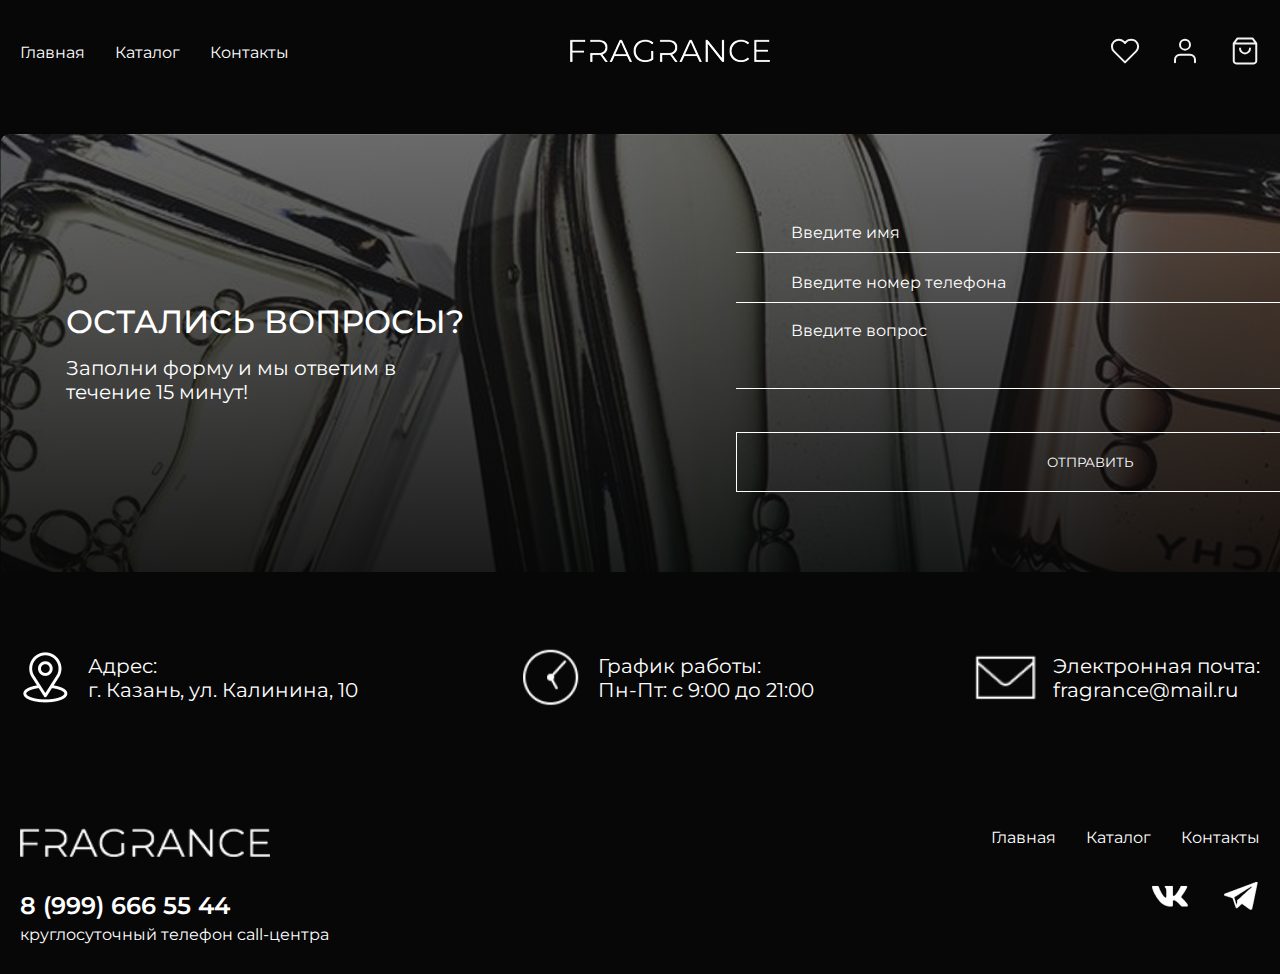
<file: contacts.html>
<!DOCTYPE html>
<html lang="en">

<head>
    <meta charset="UTF-8">
    <meta name="viewport" content="width=device-width, initial-scale=1.0">
    <link rel="stylesheet" href="assets/css/style.css">
    <link rel="shortcut icon" href="assets/media/images/logo/favicon.png" type="image/x-icon">
    <title>Контакты</title>
</head>

<body>

    <!-- header start -->
    <header>
        <div class="header container">
            <input type="checkbox" name="" id="burger">
            <label for="burger">
                <span class="icon"></span>
            </label>

            <div class="menu">
                <nav>
                    <a href="index.html">Главная</a>
                    <a href="catalog.html">Каталог</a>
                    <a href="contacts.html">Контакты</a>
                </nav>
                <div class="icons-nav">
                    <a href="">
                        <svg width="30" height="31" viewBox="0 0 30 31" fill="none" xmlns="http://www.w3.org/2000/svg"
                            class="favor">
                            <path
                                d="M26.0501 6.64064C25.4117 6.00189 24.6537 5.49519 23.8193 5.14949C22.985 4.80379 22.0908 4.62585 21.1876 4.62585C20.2845 4.62585 19.3903 4.80379 18.556 5.14949C17.7216 5.49519 16.9636 6.00189 16.3251 6.64064L15.0001 7.96564L13.6751 6.64064C12.3855 5.35102 10.6364 4.62652 8.81265 4.62652C6.98886 4.62652 5.23976 5.35102 3.95015 6.64064C2.66053 7.93025 1.93604 9.67934 1.93604 11.5031C1.93604 13.3269 2.66053 15.076 3.95015 16.3656L15.0001 27.4156L26.0501 16.3656C26.6889 15.7272 27.1956 14.9692 27.5413 14.1348C27.887 13.3005 28.0649 12.4062 28.0649 11.5031C28.0649 10.6 27.887 9.70577 27.5413 8.87144C27.1956 8.03712 26.6889 7.27908 26.0501 6.64064Z"
                                stroke="#F3F3F3" stroke-width="2" stroke-linecap="round" stroke-linejoin="round" />
                        </svg>
                    </a>
                    <a href="reg.html">

                        <svg width="30" height="31" viewBox="0 0 30 31" fill="none" xmlns="http://www.w3.org/2000/svg"
                            class="reg">
                            <path
                                d="M25 27.1281V24.6281C25 23.3021 24.4732 22.0303 23.5355 21.0926C22.5979 20.1549 21.3261 19.6281 20 19.6281H10C8.67392 19.6281 7.40215 20.1549 6.46447 21.0926C5.52678 22.0303 5 23.3021 5 24.6281V27.1281M20 9.62814C20 12.3896 17.7614 14.6281 15 14.6281C12.2386 14.6281 10 12.3896 10 9.62814C10 6.86672 12.2386 4.62814 15 4.62814C17.7614 4.62814 20 6.86672 20 9.62814Z"
                                stroke="#F3F3F3" stroke-width="2" stroke-linecap="round" stroke-linejoin="round" />
                        </svg>
                    </a>
                    <a href="">

                        <svg width="30" height="31" viewBox="0 0 30 31" fill="none" xmlns="http://www.w3.org/2000/svg"
                            class="bag">
                            <path
                                d="M3.75 8.37814L7.5 3.37814H22.5L26.25 8.37814M3.75 8.37814V25.8781C3.75 26.5412 4.01339 27.1771 4.48223 27.6459C4.95107 28.1148 5.58696 28.3781 6.25 28.3781H23.75C24.413 28.3781 25.0489 28.1148 25.5178 27.6459C25.9866 27.1771 26.25 26.5412 26.25 25.8781V8.37814M3.75 8.37814H26.25M20 13.3781C20 14.7042 19.4732 15.976 18.5355 16.9137C17.5979 17.8514 16.3261 18.3781 15 18.3781C13.6739 18.3781 12.4021 17.8514 11.4645 16.9137C10.5268 15.976 10 14.7042 10 13.3781"
                                stroke="#F3F3F3" stroke-width="2" stroke-linecap="round" stroke-linejoin="round" />
                        </svg>
                    </a>
                </div>
            </div>
            <div class="logo">
                <a href="index.html">
                    <img src="assets/media/images/logo/logo.png" alt="">
                </a>
            </div>
            <div class="icons-all">
                <div class="icons">
                    <a href="">
                        <svg width="30" height="31" viewBox="0 0 30 31" fill="none" xmlns="http://www.w3.org/2000/svg"
                            class="favor">
                            <path
                                d="M26.0501 6.64064C25.4117 6.00189 24.6537 5.49519 23.8193 5.14949C22.985 4.80379 22.0908 4.62585 21.1876 4.62585C20.2845 4.62585 19.3903 4.80379 18.556 5.14949C17.7216 5.49519 16.9636 6.00189 16.3251 6.64064L15.0001 7.96564L13.6751 6.64064C12.3855 5.35102 10.6364 4.62652 8.81265 4.62652C6.98886 4.62652 5.23976 5.35102 3.95015 6.64064C2.66053 7.93025 1.93604 9.67934 1.93604 11.5031C1.93604 13.3269 2.66053 15.076 3.95015 16.3656L15.0001 27.4156L26.0501 16.3656C26.6889 15.7272 27.1956 14.9692 27.5413 14.1348C27.887 13.3005 28.0649 12.4062 28.0649 11.5031C28.0649 10.6 27.887 9.70577 27.5413 8.87144C27.1956 8.03712 26.6889 7.27908 26.0501 6.64064Z"
                                stroke="#F3F3F3" stroke-width="2" stroke-linecap="round" stroke-linejoin="round" />
                        </svg>
                    </a>
                    <a href="reg.html">

                        <svg width="30" height="31" viewBox="0 0 30 31" fill="none" xmlns="http://www.w3.org/2000/svg"
                            class="reg">
                            <path
                                d="M25 27.1281V24.6281C25 23.3021 24.4732 22.0303 23.5355 21.0926C22.5979 20.1549 21.3261 19.6281 20 19.6281H10C8.67392 19.6281 7.40215 20.1549 6.46447 21.0926C5.52678 22.0303 5 23.3021 5 24.6281V27.1281M20 9.62814C20 12.3896 17.7614 14.6281 15 14.6281C12.2386 14.6281 10 12.3896 10 9.62814C10 6.86672 12.2386 4.62814 15 4.62814C17.7614 4.62814 20 6.86672 20 9.62814Z"
                                stroke="#F3F3F3" stroke-width="2" stroke-linecap="round" stroke-linejoin="round" />
                        </svg>
                    </a>
                    <a href="">

                        <svg width="30" height="31" viewBox="0 0 30 31" fill="none" xmlns="http://www.w3.org/2000/svg"
                            class="bag">
                            <path
                                d="M3.75 8.37814L7.5 3.37814H22.5L26.25 8.37814M3.75 8.37814V25.8781C3.75 26.5412 4.01339 27.1771 4.48223 27.6459C4.95107 28.1148 5.58696 28.3781 6.25 28.3781H23.75C24.413 28.3781 25.0489 28.1148 25.5178 27.6459C25.9866 27.1771 26.25 26.5412 26.25 25.8781V8.37814M3.75 8.37814H26.25M20 13.3781C20 14.7042 19.4732 15.976 18.5355 16.9137C17.5979 17.8514 16.3261 18.3781 15 18.3781C13.6739 18.3781 12.4021 17.8514 11.4645 16.9137C10.5268 15.976 10 14.7042 10 13.3781"
                                stroke="#F3F3F3" stroke-width="2" stroke-linecap="round" stroke-linejoin="round" />
                        </svg>
                    </a>
                </div>
            </div>
        </div>
    </header>
    <!-- header end -->

    <!-- breadcrumb start -->
    <div class="breadcrumb container">
        <p><a href="index.html">Главная</a> - <a href="catalog.html">Каталог</a> - <a href="contacts.html">Контакты</a>
        </p>
    </div>
    <!-- breadcrumb end -->

    <!-- feedback start -->
    <div class="feedback container">
        <h2>Контакты</h2>
    </div>
    <div class="feedback-section container mt-75">
        <div class="left-feedback">
            <h2>Остались вопросы?</h2>
            <p>Заполни форму и мы ответим в течение 15 минут!</p>
        </div>
        <form class="feedback-form container">
            <div class="inputs-feedback">
                <input type="text" placeholder="Введите имя">
                <input type="tel" placeholder="Введите номер телефона">
            </div>
            <textarea rows="3" placeholder="Введите вопрос"></textarea>
            <input type="submit" class="btn" value="Отправить">
        </form>
    </div>
    <!-- feedback end -->

    <!-- contacts start -->
    <div class="contacts container mt-150">
        <div class="top-card">
            <script async
                src="https://api-maps.yandex.ru/services/constructor/1.0/js/?um=constructor%3A667ffbd09dee6f19f1a27288063317a93d93cf9c1771d961a00a6f6c30010f31&amp;width=1440&amp;height=400&amp;lang=ru_RU&amp;scroll=true"></script>
        </div>
        <div class="block-contacts">
            <div class="block-c">
                <img src="assets/media/images/feedback/1.png" alt="">
                <div class="block-c-content">
                    <p>Адрес:</p>
                    <p>г. Казань, ул. Калинина, 10</p>
                </div>
            </div>
            <div class="block-c">
                <img src="assets/media/images/feedback/2.png" alt="">
                <div class="block-c-content">
                    <p>График работы:</p>
                    <p>Пн-Пт: с 9:00 до 21:00</p>
                </div>
            </div>
            <div class="block-c">
                <img src="assets/media/images/feedback/3.png" alt="">
                <div class="block-c-content">
                    <p>Электронная почта:</p>
                    <p>fragrance@mail.ru</p>
                </div>
            </div>
        </div>
    </div>
    <!-- contacts end -->

    <!-- footer start -->
    <footer>
        <div class="footer container">
            <div class="left-f">
                <img src="assets/media/images/logo/logo.png" alt="">
                <a href="tel:+7(999)6665544">8 (999) 666 55 44 </a>
                <p>круглосуточный телефон call-центра</p>
            </div>
            <div class="right">
                <nav>
                    <a href="index.html">Главная</a>
                    <a href="catalog.html">Каталог</a>
                    <a href="contacts.html">Контакты</a>
                </nav>
                <div class="social-links">
                    <img src="assets/media/images/footer/vk.png" alt="">
                    <img src="assets/media/images/footer/tg.png" alt="">
                </div>
            </div>
        </div>
    </footer>
    <!-- footer end -->
</body>

</html>
</file>
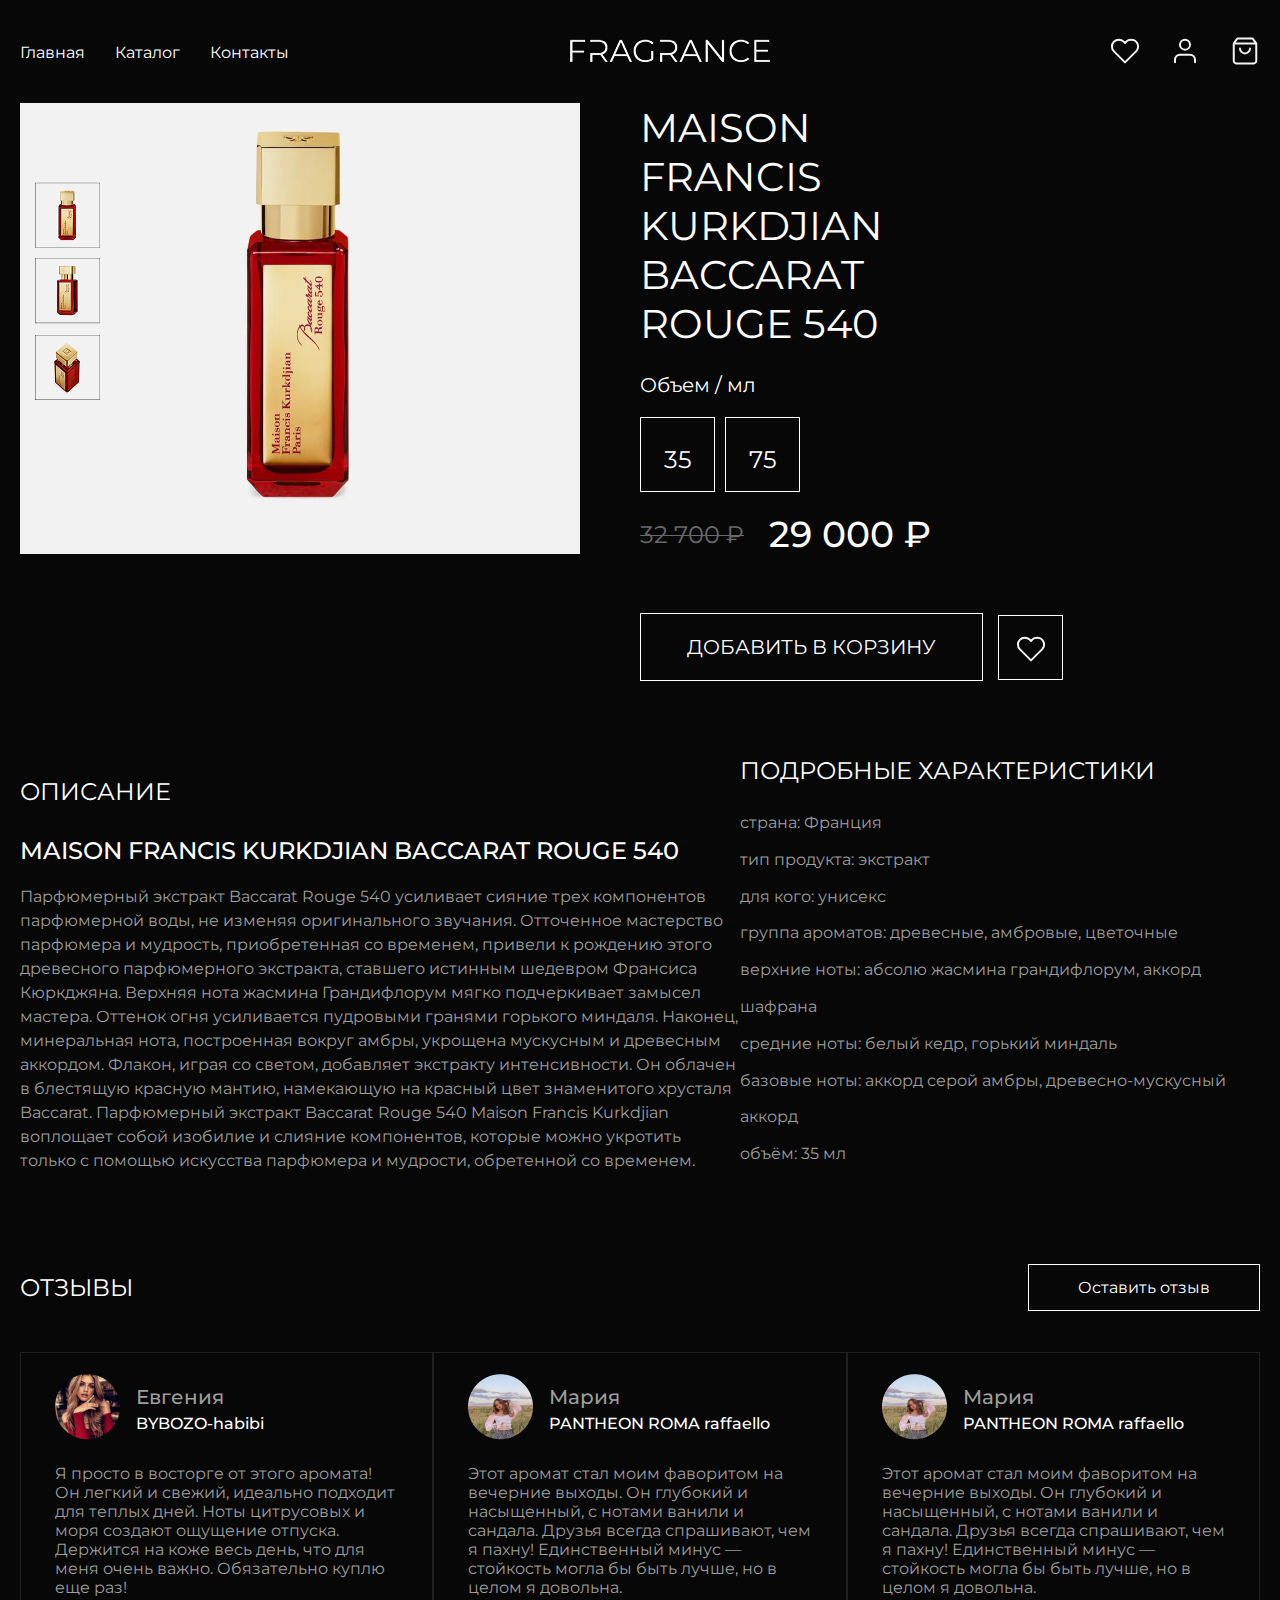
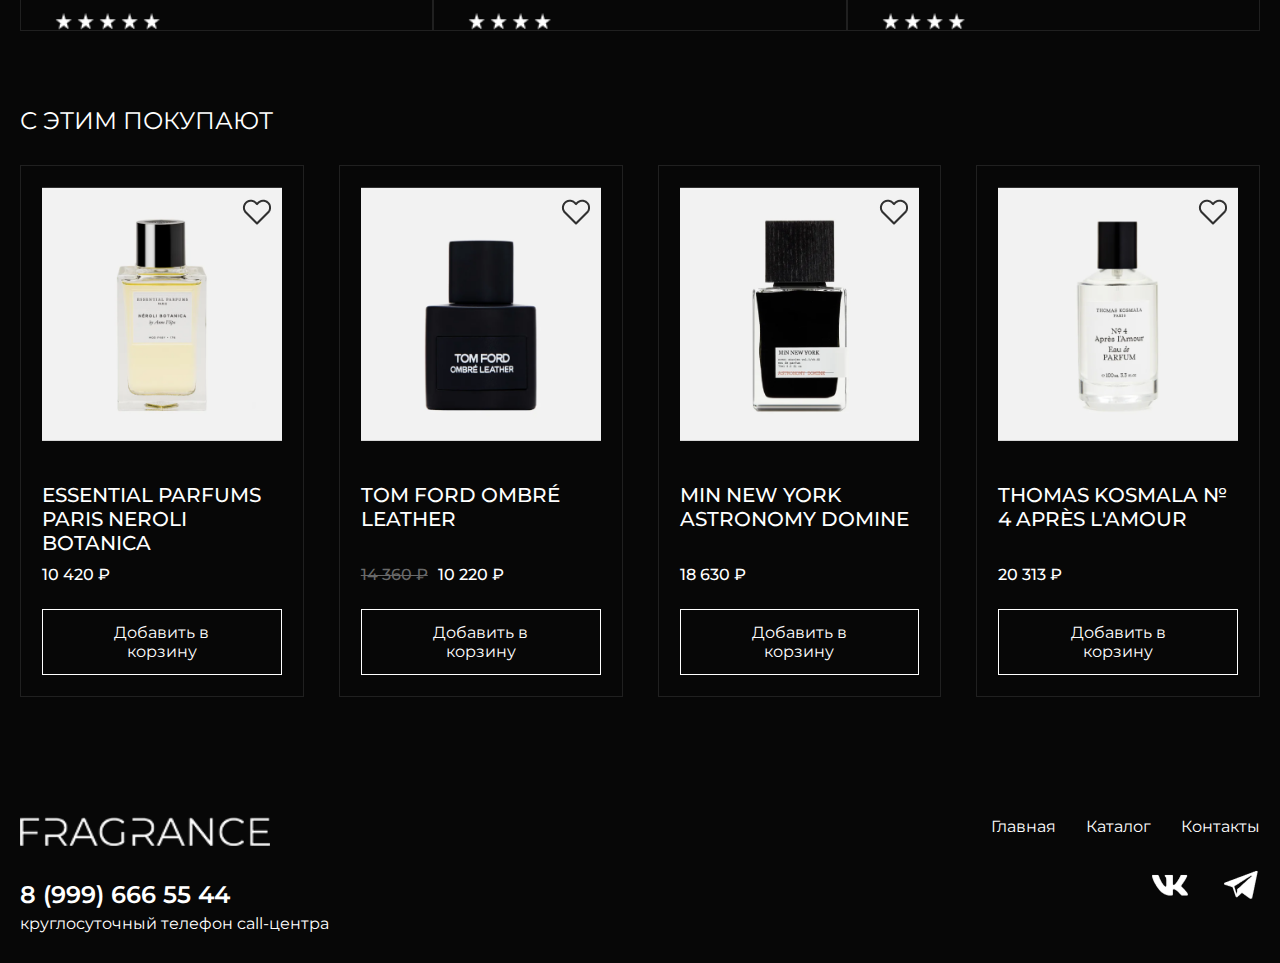
<file: productPage.html>
<!DOCTYPE html>
<html lang="en">

<head>
    <meta charset="UTF-8">
    <meta name="viewport" content="width=device-width, initial-scale=1.0">
    <link rel="stylesheet" href="assets/css/style.css">
    <link rel="shortcut icon" href="assets/media/images/logo/favicon.png" type="image/x-icon">
    <title>Товар</title>
</head>

<body>
    <!-- header start -->
    <header>
        <div class="header container">
            <input type="checkbox" name="" id="burger">
            <label for="burger">
                <span class="icon"></span>
            </label>

            <div class="menu">
                <nav>
                    <a href="index.html">Главная</a>
                    <a href="catalog.html">Каталог</a>
                    <a href="contacts.html">Контакты</a>
                </nav>
                <div class="icons-nav">
                    <a href="">
                        <svg width="30" height="31" viewBox="0 0 30 31" fill="none" xmlns="http://www.w3.org/2000/svg"
                            class="favor">
                            <path
                                d="M26.0501 6.64064C25.4117 6.00189 24.6537 5.49519 23.8193 5.14949C22.985 4.80379 22.0908 4.62585 21.1876 4.62585C20.2845 4.62585 19.3903 4.80379 18.556 5.14949C17.7216 5.49519 16.9636 6.00189 16.3251 6.64064L15.0001 7.96564L13.6751 6.64064C12.3855 5.35102 10.6364 4.62652 8.81265 4.62652C6.98886 4.62652 5.23976 5.35102 3.95015 6.64064C2.66053 7.93025 1.93604 9.67934 1.93604 11.5031C1.93604 13.3269 2.66053 15.076 3.95015 16.3656L15.0001 27.4156L26.0501 16.3656C26.6889 15.7272 27.1956 14.9692 27.5413 14.1348C27.887 13.3005 28.0649 12.4062 28.0649 11.5031C28.0649 10.6 27.887 9.70577 27.5413 8.87144C27.1956 8.03712 26.6889 7.27908 26.0501 6.64064Z"
                                stroke="#F3F3F3" stroke-width="2" stroke-linecap="round" stroke-linejoin="round" />
                        </svg>
                    </a>
                    <a href="reg.html">

                        <svg width="30" height="31" viewBox="0 0 30 31" fill="none" xmlns="http://www.w3.org/2000/svg"
                            class="reg">
                            <path
                                d="M25 27.1281V24.6281C25 23.3021 24.4732 22.0303 23.5355 21.0926C22.5979 20.1549 21.3261 19.6281 20 19.6281H10C8.67392 19.6281 7.40215 20.1549 6.46447 21.0926C5.52678 22.0303 5 23.3021 5 24.6281V27.1281M20 9.62814C20 12.3896 17.7614 14.6281 15 14.6281C12.2386 14.6281 10 12.3896 10 9.62814C10 6.86672 12.2386 4.62814 15 4.62814C17.7614 4.62814 20 6.86672 20 9.62814Z"
                                stroke="#F3F3F3" stroke-width="2" stroke-linecap="round" stroke-linejoin="round" />
                        </svg>
                    </a>
                    <a href="">

                        <svg width="30" height="31" viewBox="0 0 30 31" fill="none" xmlns="http://www.w3.org/2000/svg"
                            class="bag">
                            <path
                                d="M3.75 8.37814L7.5 3.37814H22.5L26.25 8.37814M3.75 8.37814V25.8781C3.75 26.5412 4.01339 27.1771 4.48223 27.6459C4.95107 28.1148 5.58696 28.3781 6.25 28.3781H23.75C24.413 28.3781 25.0489 28.1148 25.5178 27.6459C25.9866 27.1771 26.25 26.5412 26.25 25.8781V8.37814M3.75 8.37814H26.25M20 13.3781C20 14.7042 19.4732 15.976 18.5355 16.9137C17.5979 17.8514 16.3261 18.3781 15 18.3781C13.6739 18.3781 12.4021 17.8514 11.4645 16.9137C10.5268 15.976 10 14.7042 10 13.3781"
                                stroke="#F3F3F3" stroke-width="2" stroke-linecap="round" stroke-linejoin="round" />
                        </svg>
                    </a>
                </div>
            </div>
            <div class="logo">
                <a href="index.html">
                    <img src="assets/media/images/logo/logo.png" alt="">
                </a>
            </div>
            <div class="icons-all">
                <div class="icons">
                    <a href="">
                        <svg width="30" height="31" viewBox="0 0 30 31" fill="none" xmlns="http://www.w3.org/2000/svg"
                            class="favor">
                            <path
                                d="M26.0501 6.64064C25.4117 6.00189 24.6537 5.49519 23.8193 5.14949C22.985 4.80379 22.0908 4.62585 21.1876 4.62585C20.2845 4.62585 19.3903 4.80379 18.556 5.14949C17.7216 5.49519 16.9636 6.00189 16.3251 6.64064L15.0001 7.96564L13.6751 6.64064C12.3855 5.35102 10.6364 4.62652 8.81265 4.62652C6.98886 4.62652 5.23976 5.35102 3.95015 6.64064C2.66053 7.93025 1.93604 9.67934 1.93604 11.5031C1.93604 13.3269 2.66053 15.076 3.95015 16.3656L15.0001 27.4156L26.0501 16.3656C26.6889 15.7272 27.1956 14.9692 27.5413 14.1348C27.887 13.3005 28.0649 12.4062 28.0649 11.5031C28.0649 10.6 27.887 9.70577 27.5413 8.87144C27.1956 8.03712 26.6889 7.27908 26.0501 6.64064Z"
                                stroke="#F3F3F3" stroke-width="2" stroke-linecap="round" stroke-linejoin="round" />
                        </svg>
                    </a>
                    <a href="reg.html">

                        <svg width="30" height="31" viewBox="0 0 30 31" fill="none" xmlns="http://www.w3.org/2000/svg"
                            class="reg">
                            <path
                                d="M25 27.1281V24.6281C25 23.3021 24.4732 22.0303 23.5355 21.0926C22.5979 20.1549 21.3261 19.6281 20 19.6281H10C8.67392 19.6281 7.40215 20.1549 6.46447 21.0926C5.52678 22.0303 5 23.3021 5 24.6281V27.1281M20 9.62814C20 12.3896 17.7614 14.6281 15 14.6281C12.2386 14.6281 10 12.3896 10 9.62814C10 6.86672 12.2386 4.62814 15 4.62814C17.7614 4.62814 20 6.86672 20 9.62814Z"
                                stroke="#F3F3F3" stroke-width="2" stroke-linecap="round" stroke-linejoin="round" />
                        </svg>
                    </a>
                    <a href="">

                        <svg width="30" height="31" viewBox="0 0 30 31" fill="none" xmlns="http://www.w3.org/2000/svg"
                            class="bag">
                            <path
                                d="M3.75 8.37814L7.5 3.37814H22.5L26.25 8.37814M3.75 8.37814V25.8781C3.75 26.5412 4.01339 27.1771 4.48223 27.6459C4.95107 28.1148 5.58696 28.3781 6.25 28.3781H23.75C24.413 28.3781 25.0489 28.1148 25.5178 27.6459C25.9866 27.1771 26.25 26.5412 26.25 25.8781V8.37814M3.75 8.37814H26.25M20 13.3781C20 14.7042 19.4732 15.976 18.5355 16.9137C17.5979 17.8514 16.3261 18.3781 15 18.3781C13.6739 18.3781 12.4021 17.8514 11.4645 16.9137C10.5268 15.976 10 14.7042 10 13.3781"
                                stroke="#F3F3F3" stroke-width="2" stroke-linecap="round" stroke-linejoin="round" />
                        </svg>
                    </a>
                </div>
            </div>
        </div>
    </header>
    <!-- header end -->

    <!-- breadcrumb start -->
    <div class="breadcrumb container">
        <p><a href="index.html">Главная</a> - <a href="catalog.html">Каталог</a> - <a href="productPage.html">Товар</a>
        </p>
    </div>
    <!-- breadcrumb end -->

    <!-- card-tovar start -->
    <div class="product-page">
        <div class="card-tovar container ">
            <div class="images-tovar">
                <div class="main-img">
                    <img src="assets/media/images/productP/1.jpg" alt="" class="ras">
                </div>
                <div class="other-photo">
                    <img src="assets/media/images/productP/2.png" alt=""
                        onclick="slider('assets/media/images/productP/1.jpg')">
                    <img src="assets/media/images/productP/3.png" alt=""
                        onclick="slider('assets/media/images/productP/3.jpg')">
                    <img src="assets/media/images/productP/4.png" alt=""
                        onclick="slider('assets/media/images/productP/4.jpg')">
                </div>
            </div>
            <script>
                function slider(image) {
                    document.querySelector(".ras").src = image;
                }
            </script>
            <div class="right-content">
                <div class="feedbc">
                    <div class="stars">

                        <svg width="15" height="15" viewBox="0 0 15 15" fill="none" xmlns="http://www.w3.org/2000/svg">
                            <path
                                d="M7.5 0.88353L9.18386 6.0659H14.6329L10.2245 9.26878L11.9084 14.4512L7.5 11.2483L3.09161 14.4512L4.77547 9.26878L0.367076 6.0659H5.81614L7.5 0.88353Z"
                                fill="white" />
                        </svg>

                        <svg width="15" height="15" viewBox="0 0 15 15" fill="none" xmlns="http://www.w3.org/2000/svg">
                            <path
                                d="M7.5 0.88353L9.18386 6.0659H14.6329L10.2245 9.26878L11.9084 14.4512L7.5 11.2483L3.09161 14.4512L4.77547 9.26878L0.367076 6.0659H5.81614L7.5 0.88353Z"
                                fill="white" />
                        </svg>

                        <svg width="15" height="15" viewBox="0 0 15 15" fill="none" xmlns="http://www.w3.org/2000/svg">
                            <path
                                d="M7.5 0.88353L9.18386 6.0659H14.6329L10.2245 9.26878L11.9084 14.4512L7.5 11.2483L3.09161 14.4512L4.77547 9.26878L0.367076 6.0659H5.81614L7.5 0.88353Z"
                                fill="white" />
                        </svg>

                        <svg width="15" height="15" viewBox="0 0 15 15" fill="none" xmlns="http://www.w3.org/2000/svg">
                            <path
                                d="M7.5 0.88353L9.18386 6.0659H14.6329L10.2245 9.26878L11.9084 14.4512L7.5 11.2483L3.09161 14.4512L4.77547 9.26878L0.367076 6.0659H5.81614L7.5 0.88353Z"
                                fill="white" />
                        </svg>

                        <svg width="15" height="15" viewBox="0 0 15 15" fill="none" xmlns="http://www.w3.org/2000/svg">
                            <path
                                d="M7.5 0.88353L9.18386 6.0659H14.6329L10.2245 9.26878L11.9084 14.4512L7.5 11.2483L3.09161 14.4512L4.77547 9.26878L0.367076 6.0659H5.81614L7.5 0.88353Z"
                                fill="white" />
                        </svg>
                    </div>
                    <p>135 отзывов</p>
                </div>
                <h1>
                    Maison Francis Kurkdjian
                    BACCARAT ROUGE 540
                </h1>
                <div class="weight">
                    <p>Объем / мл</p>
                    <div class="w-nums">
                        <p>35</p>
                        <p>75</p>
                    </div>
                </div>
                <div class="price-sale">
                    <div class="old-p">
                        <p>32 700 ₽</p>
                    </div>
                    <p>29 000 ₽</p>
                </div>
                <div class="buttons">
                    <a href="#" class="btn">Добавить в корзину</a>
                    <div class="favorites">
                        <a href="#">
                            <svg width="30" height="31" viewBox="0 0 30 31" fill="none"
                                xmlns="http://www.w3.org/2000/svg" class="favoritess">
                                <path
                                    d="M26.0501 6.64064C25.4117 6.00189 24.6537 5.49519 23.8193 5.14949C22.985 4.80379 22.0908 4.62585 21.1876 4.62585C20.2845 4.62585 19.3903 4.80379 18.556 5.14949C17.7216 5.49519 16.9636 6.00189 16.3251 6.64064L15.0001 7.96564L13.6751 6.64064C12.3855 5.35102 10.6364 4.62652 8.81265 4.62652C6.98886 4.62652 5.23976 5.35102 3.95015 6.64064C2.66053 7.93025 1.93604 9.67934 1.93604 11.5031C1.93604 13.3269 2.66053 15.076 3.95015 16.3656L15.0001 27.4156L26.0501 16.3656C26.6889 15.7272 27.1956 14.9692 27.5413 14.1348C27.887 13.3005 28.0649 12.4062 28.0649 11.5031C28.0649 10.6 27.887 9.70577 27.5413 8.87144C27.1956 8.03712 26.6889 7.27908 26.0501 6.64064Z"
                                    stroke="#F3F3F3" stroke-width="2" stroke-linecap="round" stroke-linejoin="round" />
                            </svg>
                        </a>
                    </div>
                </div>
            </div>
        </div>
        <div class="description-product container mt-150">
            <div class="left-desc">
                <h3>Описание</h3>
                <h2>Maison Francis Kurkdjian BACCARAT ROUGE 540</h2>
                <p>Парфюмерный экстракт Baccarat Rouge 540 усиливает сияние трех компонентов парфюмерной воды, не
                    изменяя
                    оригинального звучания. Отточенное мастерство парфюмера и мудрость, приобретенная со временем,
                    привели к
                    рождению этого древесного парфюмерного экстракта, ставшего истинным шедевром Франсиса Кюркджяна.
                    Верхняя
                    нота жасмина Грандифлорум мягко подчеркивает замысел мастера. Оттенок огня усиливается пудровыми
                    гранями
                    горького миндаля. Наконец, минеральная нота, построенная вокруг амбры, укрощена мускусным и
                    древесным
                    аккордом. Флакон, играя со светом, добавляет экстракту интенсивности. Он облачен в блестящую красную
                    мантию, намекающую на красный цвет знаменитого хрусталя Baccarat. Парфюмерный экстракт Baccarat
                    Rouge
                    540 Maison Francis Kurkdjian воплощает собой изобилие и слияние компонентов, которые можно укротить
                    только с помощью искусства парфюмера и мудрости, обретенной со временем.</p>
            </div>
            <div class="right-desc">
                <h3>Подробные характеристики</h3>
                <div class="all-desc">
                    <p>страна: Франция</p>
                    <p> тип продукта: экстракт </p>
                    <p> для кого: унисекс</p>
                    <p> группа ароматов: древесные, амбровые, цветочные</p>
                    <p>верхние ноты: абсолю жасмина грандифлорум, аккорд шафрана</p>
                    <p> средние ноты: белый кедр, горький миндаль</p>
                    <p>базовые ноты: аккорд серой амбры, древесно-мускусный аккорд</p>
                    <p>объём: 35 мл</p>
                </div>
            </div>
        </div>
    </div>
    <!-- card-tovar end -->

    <!-- comments start -->
    <div class="comments-section container">
        <div class="title-comments">
            <h2>Отзывы</h2>
        </div>
        <div class="btn-comments">
            <a href="#" class="btn">Оставить отзыв</a>
        </div>
    </div>
    <div class="comments container">
        <div class="comments-card">
            <div class="person">
                <div class="img-person">
                    <img src="assets/media/images/productP/image.png" alt="">
                </div>
                <div class="description-person">
                    <div class="name-person">
                        <p>Евгения</p>
                    </div>
                    <div class="product">
                        <p>BYBOZO-habibi</p>
                    </div>
                </div>
            </div>
            <div class="description-comments">
                <p>Я просто в восторге от этого аромата! Он легкий и свежий, идеально подходит для теплых дней. Ноты
                    цитрусовых и моря создают ощущение отпуска. Держится на коже весь день, что для меня очень
                    важно. Обязательно куплю еще раз!</p>
            </div>
            <div class="stars">
                <img src="assets/media/images/productP/star.png" alt="">
                <img src="assets/media/images/productP/star.png" alt="">
                <img src="assets/media/images/productP/star.png" alt="">
                <img src="assets/media/images/productP/star.png" alt="">
                <img src="assets/media/images/productP/star.png" alt="">
            </div>
        </div>

        <div class="comments-card">
            <div class="person">
                <div class="img-person">
                    <img src="assets/media/images/productP/image-1.png" alt="">
                </div>
                <div class="description-person">
                    <div class="name-person">
                        <p>Мария</p>
                    </div>
                    <div class="product">
                        <p>PANTHEON ROMA raffaello</p>
                    </div>
                </div>
            </div>
            <div class="description-comments">
                <p>Этот аромат стал моим фаворитом на вечерние выходы. Он глубокий и насыщенный, с нотами ванили и
                    сандала. Друзья всегда спрашивают, чем я пахну! Единственный минус — стойкость могла бы быть лучше,
                    но в целом я довольна.</p>
            </div>
            <div class="stars">
                <img src="assets/media/images/productP/star.png" alt="">
                <img src="assets/media/images/productP/star.png" alt="">
                <img src="assets/media/images/productP/star.png" alt="">
                <img src="assets/media/images/productP/star.png" alt="">
            </div>
        </div>

        <div class="comments-card">
            <div class="person">
                <div class="img-person">
                    <img src="assets/media/images/productP/image-1.png" alt="">
                </div>
                <div class="description-person">
                    <div class="name-person">
                        <p>Мария</p>
                    </div>
                    <div class="product">
                        <p>PANTHEON ROMA raffaello</p>
                    </div>
                </div>
            </div>
            <div class="description-comments">
                <p>Этот аромат стал моим фаворитом на вечерние выходы. Он глубокий и насыщенный, с нотами ванили и
                    сандала. Друзья всегда спрашивают, чем я пахну! Единственный минус — стойкость могла бы быть лучше,
                    но в целом я довольна.</p>
            </div>
            <div class="stars">
                <img src="assets/media/images/productP/star.png" alt="">
                <img src="assets/media/images/productP/star.png" alt="">
                <img src="assets/media/images/productP/star.png" alt="">
                <img src="assets/media/images/productP/star.png" alt="">
            </div>
        </div>
    </div>
    <!-- comments end -->

    <!-- recomendation start -->
    <div class="recomendation container mt-150">
        <h2>С этим покупают</h2>
    </div>
    <div class="cards-of-products container mt-75">
        <div class="pr-card">
            <div class="img-pr">
                <img src="assets/media/images/hits/image.png" alt="">
                <div class="heart">
                    <img src="assets/media/images/hits/Heart.png" alt="">
                </div>
            </div>
            <div class="cont-card">
                <div class="text-card">
                    <h3>ESSENTIAL PARFUMS PARIS NEROLI BOTANICA</h3>
                </div>
                <div class="pr-btn">
                    <div class="price-sale">
                        <p>10 420 ₽</p>
                    </div>
                    <a href="productPage.html" class="btn">Добавить в корзину</a>
                </div>
            </div>
        </div>
        <div class="pr-card">
            <div class="img-pr">
                <img src="assets/media/images/hits/image-1.png" alt="">
                <div class="heart">
                    <img src="assets/media/images/hits/Heart.png" alt="">
                </div>
            </div>
            <div class="cont-card">
                <div class="text-card">
                    <h3>TOM FORD OMBRÉ LEATHER </h3>
                </div>
                <div class="pr-btn">
                    <div class="price-sale">
                        <div class="old-p">
                            <p>14 360 ₽</p>
                        </div>
                        <p>10 220 ₽</p>
                    </div>
                    <a href="productPage.html" class="btn">Добавить в корзину</a>
                </div>
            </div>
        </div>
        <div class="pr-card">
            <div class="img-pr">
                <img src="assets/media/images/hits/image-2.png" alt="">
                <div class="heart">
                    <img src="assets/media/images/hits/Heart.png" alt="">
                </div>
            </div>
            <div class="cont-card">
                <div class="text-card">
                    <h3>MIN NEW YORK ASTRONOMY DOMINE</h3>
                </div>
                <div class="pr-btn">
                    <div class="price-sale">
                        <p>18 630 ₽</p>
                    </div>
                    <a href="productPage.html" class="btn">Добавить в корзину</a>
                </div>
            </div>
        </div>
        <div class="pr-card">
            <div class="img-pr">
                <img src="assets/media/images/hits/image-3.png" alt="">
                <div class="heart">
                    <img src="assets/media/images/hits/Heart.png" alt="">
                </div>
            </div>
            <div class="cont-card">
                <div class="text-card">
                    <h3>THOMAS KOSMALA № 4 APRÈS L'AMOUR</h3>
                </div>
                <div class="pr-btn">
                    <div class="price-sale">
                        <p>20 313 ₽</p>
                    </div>
                    <a href="productPage.html" class="btn">Добавить в корзину</a>
                </div>
            </div>
        </div>
    </div>
    <!-- recomendation end -->

    <!-- footer start -->
    <footer>
        <div class="footer container">
            <div class="left-f">
                <img src="assets/media/images/logo/logo.png" alt="">
                <a href="tel:+7(999)6665544">8 (999) 666 55 44 </a>
                <p>круглосуточный телефон call-центра</p>
            </div>
            <div class="right">
                <nav>
                    <a href="index.html">Главная</a>
                    <a href="catalog.html">Каталог</a>
                    <a href="contacts.html">Контакты</a>
                </nav>
                <div class="social-links">
                    <img src="assets/media/images/footer/vk.png" alt="">
                    <img src="assets/media/images/footer/tg.png" alt="">
                </div>
            </div>
        </div>
    </footer>
    <!-- footer end -->
</body>

</html>
</file>
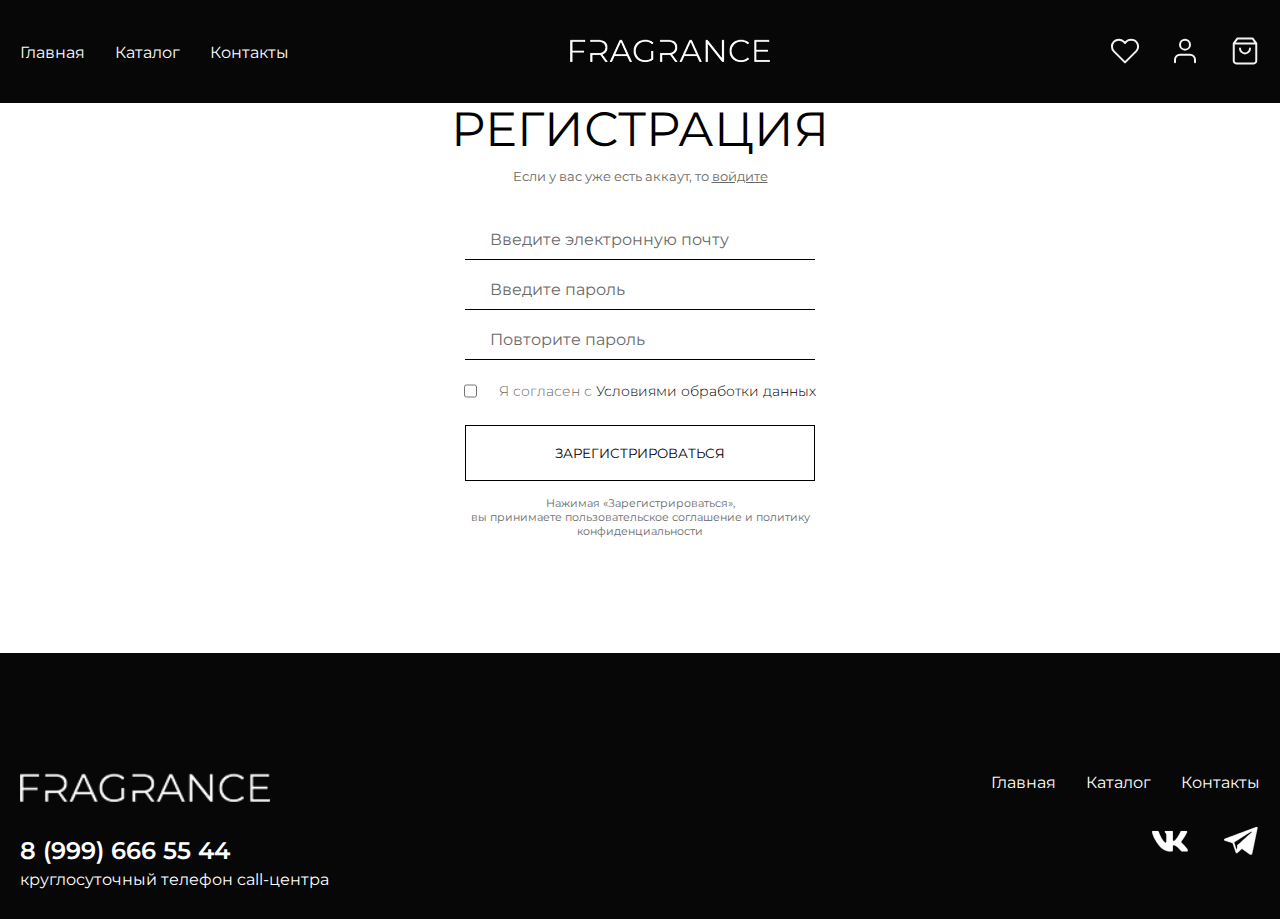
<file: reg.html>
<!DOCTYPE html>
<html lang="en">

<head>
    <meta charset="UTF-8">
    <meta name="viewport" content="width=device-width, initial-scale=1.0">
    <link rel="stylesheet" href="assets/css/style.css">
    <link rel="shortcut icon" href="assets/media/images/logo/favicon.png" type="image/x-icon">
    <title>Регистрация</title>
</head>

<body>

    <!-- header start -->
    <header>
        <div class="header container">
            <input type="checkbox" name="" id="burger">
            <label for="burger">
                <span class="icon"></span>
            </label>

            <div class="menu">
                <nav>
                    <a href="index.html">Главная</a>
                    <a href="catalog.html">Каталог</a>
                    <a href="contacts.html">Контакты</a>
                </nav>
                <div class="icons-nav">
                    <a href="">
                        <svg width="30" height="31" viewBox="0 0 30 31" fill="none" xmlns="http://www.w3.org/2000/svg"
                            class="favor">
                            <path
                                d="M26.0501 6.64064C25.4117 6.00189 24.6537 5.49519 23.8193 5.14949C22.985 4.80379 22.0908 4.62585 21.1876 4.62585C20.2845 4.62585 19.3903 4.80379 18.556 5.14949C17.7216 5.49519 16.9636 6.00189 16.3251 6.64064L15.0001 7.96564L13.6751 6.64064C12.3855 5.35102 10.6364 4.62652 8.81265 4.62652C6.98886 4.62652 5.23976 5.35102 3.95015 6.64064C2.66053 7.93025 1.93604 9.67934 1.93604 11.5031C1.93604 13.3269 2.66053 15.076 3.95015 16.3656L15.0001 27.4156L26.0501 16.3656C26.6889 15.7272 27.1956 14.9692 27.5413 14.1348C27.887 13.3005 28.0649 12.4062 28.0649 11.5031C28.0649 10.6 27.887 9.70577 27.5413 8.87144C27.1956 8.03712 26.6889 7.27908 26.0501 6.64064Z"
                                stroke="#F3F3F3" stroke-width="2" stroke-linecap="round" stroke-linejoin="round" />
                        </svg>
                    </a>
                    <a href="reg.html">

                        <svg width="30" height="31" viewBox="0 0 30 31" fill="none" xmlns="http://www.w3.org/2000/svg"
                            class="reg">
                            <path
                                d="M25 27.1281V24.6281C25 23.3021 24.4732 22.0303 23.5355 21.0926C22.5979 20.1549 21.3261 19.6281 20 19.6281H10C8.67392 19.6281 7.40215 20.1549 6.46447 21.0926C5.52678 22.0303 5 23.3021 5 24.6281V27.1281M20 9.62814C20 12.3896 17.7614 14.6281 15 14.6281C12.2386 14.6281 10 12.3896 10 9.62814C10 6.86672 12.2386 4.62814 15 4.62814C17.7614 4.62814 20 6.86672 20 9.62814Z"
                                stroke="#F3F3F3" stroke-width="2" stroke-linecap="round" stroke-linejoin="round" />
                        </svg>
                    </a>
                    <a href="">

                        <svg width="30" height="31" viewBox="0 0 30 31" fill="none" xmlns="http://www.w3.org/2000/svg"
                            class="bag">
                            <path
                                d="M3.75 8.37814L7.5 3.37814H22.5L26.25 8.37814M3.75 8.37814V25.8781C3.75 26.5412 4.01339 27.1771 4.48223 27.6459C4.95107 28.1148 5.58696 28.3781 6.25 28.3781H23.75C24.413 28.3781 25.0489 28.1148 25.5178 27.6459C25.9866 27.1771 26.25 26.5412 26.25 25.8781V8.37814M3.75 8.37814H26.25M20 13.3781C20 14.7042 19.4732 15.976 18.5355 16.9137C17.5979 17.8514 16.3261 18.3781 15 18.3781C13.6739 18.3781 12.4021 17.8514 11.4645 16.9137C10.5268 15.976 10 14.7042 10 13.3781"
                                stroke="#F3F3F3" stroke-width="2" stroke-linecap="round" stroke-linejoin="round" />
                        </svg>
                    </a>
                </div>
            </div>
            <div class="logo">
                <a href="index.html">
                    <img src="assets/media/images/logo/logo.png" alt="">
                </a>
            </div>
            <div class="icons-all">
                <div class="icons">
                    <a href="">
                        <svg width="30" height="31" viewBox="0 0 30 31" fill="none" xmlns="http://www.w3.org/2000/svg"
                            class="favor">
                            <path
                                d="M26.0501 6.64064C25.4117 6.00189 24.6537 5.49519 23.8193 5.14949C22.985 4.80379 22.0908 4.62585 21.1876 4.62585C20.2845 4.62585 19.3903 4.80379 18.556 5.14949C17.7216 5.49519 16.9636 6.00189 16.3251 6.64064L15.0001 7.96564L13.6751 6.64064C12.3855 5.35102 10.6364 4.62652 8.81265 4.62652C6.98886 4.62652 5.23976 5.35102 3.95015 6.64064C2.66053 7.93025 1.93604 9.67934 1.93604 11.5031C1.93604 13.3269 2.66053 15.076 3.95015 16.3656L15.0001 27.4156L26.0501 16.3656C26.6889 15.7272 27.1956 14.9692 27.5413 14.1348C27.887 13.3005 28.0649 12.4062 28.0649 11.5031C28.0649 10.6 27.887 9.70577 27.5413 8.87144C27.1956 8.03712 26.6889 7.27908 26.0501 6.64064Z"
                                stroke="#F3F3F3" stroke-width="2" stroke-linecap="round" stroke-linejoin="round" />
                        </svg>
                    </a>
                    <a href="reg.html">

                        <svg width="30" height="31" viewBox="0 0 30 31" fill="none" xmlns="http://www.w3.org/2000/svg"
                            class="reg">
                            <path
                                d="M25 27.1281V24.6281C25 23.3021 24.4732 22.0303 23.5355 21.0926C22.5979 20.1549 21.3261 19.6281 20 19.6281H10C8.67392 19.6281 7.40215 20.1549 6.46447 21.0926C5.52678 22.0303 5 23.3021 5 24.6281V27.1281M20 9.62814C20 12.3896 17.7614 14.6281 15 14.6281C12.2386 14.6281 10 12.3896 10 9.62814C10 6.86672 12.2386 4.62814 15 4.62814C17.7614 4.62814 20 6.86672 20 9.62814Z"
                                stroke="#F3F3F3" stroke-width="2" stroke-linecap="round" stroke-linejoin="round" />
                        </svg>
                    </a>
                    <a href="">

                        <svg width="30" height="31" viewBox="0 0 30 31" fill="none" xmlns="http://www.w3.org/2000/svg"
                            class="bag">
                            <path
                                d="M3.75 8.37814L7.5 3.37814H22.5L26.25 8.37814M3.75 8.37814V25.8781C3.75 26.5412 4.01339 27.1771 4.48223 27.6459C4.95107 28.1148 5.58696 28.3781 6.25 28.3781H23.75C24.413 28.3781 25.0489 28.1148 25.5178 27.6459C25.9866 27.1771 26.25 26.5412 26.25 25.8781V8.37814M3.75 8.37814H26.25M20 13.3781C20 14.7042 19.4732 15.976 18.5355 16.9137C17.5979 17.8514 16.3261 18.3781 15 18.3781C13.6739 18.3781 12.4021 17.8514 11.4645 16.9137C10.5268 15.976 10 14.7042 10 13.3781"
                                stroke="#F3F3F3" stroke-width="2" stroke-linecap="round" stroke-linejoin="round" />
                        </svg>
                    </a>
                </div>
            </div>
        </div>
    </header>
    <!-- header end -->

    <!-- registration start -->
    <div class="autoreg">
        <div class="autoreg-title">
            <h1>Регистрация</h1>
            <p>Если у вас уже есть аккаут, то <a href="auto.html">войдите</a></p>
        </div>
        <form class="autoreg-f">
            <div class="inputs-r">
                <input type="email" placeholder="Введите электронную почту">
                <input type="password" placeholder="Введите пароль ">
                <input type="password" placeholder="Повторите пароль">
            </div>
            <div class="personal-info">
                <input type="checkbox"><label>Я согласен с <a href="#">Условиями обработки данных</a></label>
            </div>
            <input type="submit" value="Зарегистрироваться" class="btn">
            <p>Нажимая «Зарегистрироваться», вы принимаете пользовательское соглашение и политику конфиденциальности</p>
        </form>
    </div>
    <!-- registration end -->

    <!-- footer start -->
    <footer>
        <div class="footer container">
            <div class="left-f">
                <img src="assets/media/images/logo/logo.png" alt="">
                <a href="tel:+7(999)6665544">8 (999) 666 55 44 </a>
                <p>круглосуточный телефон call-центра</p>
            </div>
            <div class="right">
                <nav>
                    <a href="index.html">Главная</a>
                    <a href="catalog.html">Каталог</a>
                    <a href="contacts.html">Контакты</a>
                </nav>
                <div class="social-links">
                    <img src="assets/media/images/footer/vk.png" alt="">
                    <img src="assets/media/images/footer/tg.png" alt="">
                </div>
            </div>
        </div>
    </footer>
    <!-- footer end -->

</body>

</html>
</file>
<file: assets/css/style.css>
* {
     margin: 0;
     padding: 0;
     outline: none;
     box-sizing: border-box;
     text-decoration: none;
     font-family: 'mons';
     color: white;
     transition: 0.5s;
 }

 .bg {
     background-image: url(../media/images/banner/fon.png);
     background-size: 100%;
     height: 100%;
     background-repeat: no-repeat;
 }

 body {
     background-color: #070707;
 }

 .container {
     max-width: 1440px;
     margin: 0 auto;
 }

 @font-face {
     font-family: 'mons';
     src: url('../media/fonts/Montserrat-VariableFont_wght.ttf');
 }

 h2 {
     text-transform: uppercase;
     font-size: 32px;
     font-weight: 400;
 }

 .mt-150 {
     margin-top: 150px;
 }

 .mt-75 {
     margin-top: 75px;
 }

 /* header start */
 header {
     background: #070707;
     padding: 35px 0 33px 0;
     position: fixed;
     top: 0;
     width: 100%;
     z-index: 1002;
 }

 .logo {
     cursor: pointer;
 }

 .header {
     display: flex;
     justify-content: space-between;
     align-items: center;
 }

 nav {
     display: flex;
     gap: 30px;
     z-index: 1000;
 }

 nav a {
     font-size: 16px;
     color: white;
 }

 .icons-nav {
     display: none;
 }

 nav a:hover {
     color: #696969;
 }

 .icons {
     margin-left: 60px;
     display: flex;
     gap: 30px;
     align-items: center;
 }

 .reg:hover path {
     stroke: #696969;
 }

 .favor:hover path {
     stroke: #696969;
 }

 .bag:hover path {
     stroke: #696969;
 }

 a:hover {
     color: #696969;
 }

 #burger,
 [for=burger] {
     display: none;
 }

 @media screen and (max-width:1400px) {
     .container {
         padding: 0 20px;
     }

     h2 {
         font-size: 24px;
     }

     .mt-150 {
         margin-top: 75px;
     }

     .mt-75 {
         margin-top: 30px;
     }
 }



 @media screen and (max-width:900px) {
     .icons-all {
         display: none;
     }

     [for=burger] {
         display: block;
         position: fixed;
         right: 20px;
         width: 30px;
         height: 30px;
         cursor: pointer;
         z-index: 1001;
     }

     .icon {
         display: block;
         width: 100%;
         height: 3px;
         background: white;
         position: relative;
     }

     .icon::before,
     .icon::after {
         content: '';
         position: absolute;
         width: 100%;
         height: 3px;
         background: white;
     }

     .icon::before {
         top: -8px;
     }

     .icon::after {
         top: 8px;
     }

     .menu {
         position: fixed;
         display: flex;
         flex-direction: column;
         top: 0;
         left: -100%;
         width: 290px;
         height: 100%;
         background: #000000;
         z-index: 1000;
         padding-top: 40px;
         transition: left 0.3s ease;
     }

     nav {
         flex-direction: column;
     }

     .icons-nav {
         margin-top: 30px;
         padding: 15px 30px;
         display: flex;
         gap: 30px;
         margin-left: 0;
     }

     #burger:checked~.menu {
         left: 0;
     }

     nav a {
         display: block;
         padding: 15px 30px;
         border-bottom: 1px solid white;
     }

     nav a:hover {
         background: #6c6c6c21;
     }


     #burger:checked~[for=burger] .icon::before {
         transform: rotate(45deg);
         top: 0;
     }

     #burger:checked~[for=burger] .icon::after {
         transform: rotate(-45deg);
         top: 0;
     }

     #burger:checked~[for=burger] .icon {
         background: transparent;
     }

 }


 /* home.html start */

 /* banner start */
 .banner {
     align-items: center;
     justify-content: space-between;
     margin-top: 300px;
     margin-bottom: 250px;
     position: relative;

 }

 .banner img {
     position: absolute;
     max-width: 665px;
     right: 0;
     top: -174px;
     z-index: 100;
 }

 .left {
     display: flex;
     flex-direction: column;
     gap: 56px;
     align-items: start;
 }

 h1 {
     font-size: 48px;
     color: white;
     font-weight: 400;
     text-transform: uppercase;
     max-width: 45%;
     z-index: 101;
 }

 .btn {
     color: white;
     border: 1px solid white;
     padding: 28px 53px;
 }

 .btn:hover {
     background: white;
     color: black;
 }

 @media (max-width:900px) {
     .bg {
         height: 140%;
         background-repeat: no-repeat;
     }

     .banner {
         align-items: center;
         justify-content: space-between;
         margin-top: 150px;
         margin-bottom: 200px;
         position: relative;
     }

     .banner img {
         position: absolute;
         max-width: 250px;
         right: 0px;
         top: 80px;
         filter: brightness(70%);
     }

     h1 {
         font-size: 38px;
         max-width: 80%;
     }

     .banner img {
         position: absolute;
         max-width: 350px;
         right: 0;
         top: -40px;
     }

     .banner .btn {
         padding: 12px 15px;
         z-index: 101;
     }
 }

 @media (max-width:400px) {
     .banner {
         align-items: center;
         justify-content: space-between;
         margin-top: 200px;
         margin-bottom: 220px;
         position: relative;
     }

     h1 {
         font-size: 28px;
         max-width: 100%;
     }

     .banner img {
         position: absolute;
         max-width: 250px;
         right: 0px;
         top: 80px;
         filter: brightness(70%);
     }

     .banner .btn {
         padding: 12px 15px;
         background: #000;
         border: 1px solid white;
     }
 }

 /* advanatges start */
 .advantages {
     padding: 39px;
     background-color: #070707;
     background-size: 100%;
 }

 .adv-blocks {
     display: grid;
     grid-template-columns: repeat(3, 300px);
     justify-content: space-between;
 }

 .adv-block {
     display: flex;
     align-items: center;
     gap: 30px;
 }

 .adv-block img {
     max-width: 80px;
 }

 .adv-block h2 {
     color: white;
     font-size: 22px;
     font-weight: 400;
     text-transform: uppercase;
 }

 @media (max-width:900px) {
     .adv-blocks {
         display: grid;
         grid-template-columns: repeat(auto-fill, minmax(220px, 1fr));
         justify-content: space-between;
     }

     .adv-blocks {
         gap: 10px;
     }

     .adv-block h2 {
         font-size: 18px;
     }

     .adv-block {
         gap: 10px;
     }

     .adv-block img {
         max-width: 55px;
         background-size: cover;
     }
 }


 /* hits start */
 .hits {
     display: flex;
     justify-content: space-between;
     align-items: center;
 }

 .hits a {
     padding: 11px 63px;
 }

 .cards-of-products {
     display: grid;
     grid-template-columns: repeat(auto-fill, minmax(265px, 1fr));
     gap: 35px;
 }

 .pr-card {
     cursor: pointer;
     display: flex;
     flex-direction: column;
     padding: 21px;
     border: 1px solid rgb(255, 255, 255, 0.1);
 }

 .img-pr {
     position: relative;
 }

 .img-pr img {
     width: 100%;
     height: 100%;
     background-size: cover;
 }

 .heart {
     position: absolute;
     top: 10px;
     right: 10px;
 }

 .cont-card {
     margin-top: 42px;
     display: flex;
     flex-direction: column;
     height: 100%;
 }

 .text-card {
     flex: 1;
 }

 .text-card h3 {
     font-size: 20px;
     font-weight: 500;
 }

 .price-sale {
     display: flex;
     gap: 10px;
 }

 .old-p p {
     text-decoration: line-through 1px;
     color: #696969;
 }

 .price-sale p {
     font-weight: 500;
 }

 .pr-btn {
     display: flex;
     flex-direction: column;
     margin-top: 10px;
     gap: 25px;
 }

 .pr-btn a {
     padding: 13px 60px;
     text-align: center;
     width: 100%;
     font-size: 16px;
 }

 /* promo start */

 .images-promo {
     position: relative;
 }

 .images-promo img {
     background-size: 100%;
     width: 736px;
 }

 .top-img {
     position: absolute;
     top: 164px;
     right: 5px;
 }

 .top-img img,
 .bottom-img img {
     background-size: cover;
 }

 .content-promo {
     margin-left: 100px;
     padding-bottom: 29px;
 }

 .promo h2 {
     font-size: 48px;
     font-weight: 500;
 }

 .sale-amount h3 {
     padding-left: 580px;
     font-size: 40px;
     font-weight: 500;
 }

 @media(max-width:1400px) {
     .content-promo {
         margin-top: 100px;
         margin-left: 30px;
     }

     .top-img {
         position: absolute;
         top: 70px;
         right: 5px;
     }

     .images-promo img {
         background-size: 100%;
         width: 600px;
     }
 }


 @media(max-width:900px) {
     .images-promo img {
         background-size: 100%;
         width: 400px;
     }

     .sale-amount h3 {
         padding-left: 320px;
         font-size: 24px;
         font-weight: 500;
     }
 }

 @media(max-width:600px) {

     .promo h2 {
         font-size: 26px;
     }

     .sale-amount h3 {
         padding-left: 350px;
         font-size: 24px;
         font-weight: 500;
     }

     .images-promo img {
         background-size: 100%;
         width: 270px;
     }

 }

 @media(max-width:400px) {
     .sale-amount h3 {
         padding-left: 220px;
     }

     .images-promo img {
         background-size: 100%;
         width: 160px;
     }
 }

 /* new start */
 .new {
     display: flex;
     justify-content: space-between;
     align-items: center;
 }

 .new a {
     padding: 11px 63px;
 }

 @media (max-width:900px) {
     .cards-of-products .container {
         padding: 5px;
     }

     .hits {
         display: flex;
         align-items: start;
         flex-direction: column;
         gap: 30px;
     }

     .new {
         display: flex;
         align-items: start;
         flex-direction: column;
         gap: 30px;
     }

     .cards-of-products {
         display: grid;
         grid-template-columns: 1fr 1fr;
         gap: 10px;
     }

     .pr-card {
         padding: 10px;
     }

     .text-card h3 {
         font-size: 14px;
         font-weight: 500;
     }

     .hits .btn,
     .new .btn,
     .pr-btn a {
         padding: 13px 20px;
     }

     .pr-btn a {
         text-align: center;
         width: 100%;
         font-size: 10px;
     }

     .cont-card {
         margin-top: 20px;
     }

     .price-sale p {
         font-size: 10px;
     }

     .heart {
         position: absolute;
         top: 10px;
         right: 10px;
         width: 15px;
     }
 }


 /* faq start */
 .faq-section {
     display: flex;
     flex-direction: column;
     gap: 27px;
 }

 summary {
     border: 1px solid rgb(255, 255, 255, 0.6);
     border-radius: 10px;
     padding: 17px 0 17px 145px;
     font-size: 24px;
     cursor: pointer;
 }

 details p {
     margin-top: 30px;
     margin-left: 145px;
     width: 70%;
     font-size: 20px;
     color: rgb(255, 255, 255, 0.91);
     font-weight: 300;
 }

 @media (max-width:900px) {
     summary {
         border: 1px solid rgb(255, 255, 255, 0.6);
         border-radius: 10px;
         padding: 15px 0 15px 70px;
         font-size: 24px;
         cursor: pointer;
     }

     details p {
         margin-top: 30px;
         margin-left: 70px;
         width: 80%;
         font-size: 20px;
         color: rgb(255, 255, 255, 0.91);
         font-weight: 300;
     }
 }

 @media (max-width:600px) {
     summary {
         border: 1px solid rgb(255, 255, 255, 0.6);
         border-radius: 10px;
         padding: 15px 5px 15px 20px;
         font-size: 15px;
         cursor: pointer;
     }

     details p {
         margin-top: 30px;
         margin-left: 20px;
         width: 90%;
         font-size: 13px;
         color: rgb(255, 255, 255, 0.91);
         font-weight: 300;
     }
 }

 /* home.html end */

 /* footer start */
 .footer {
     padding-top: 120px;
     padding-bottom: 30px;
     display: grid;
     grid-template-columns: repeat(2, 1fr);
     justify-content: space-between;
 }

 .left-f {
     display: flex;
     flex-direction: column;
 }

 .left-f img {
     max-width: 250px;
 }

 .footer-nav {
     display: flex;
     gap: 30px;
 }

 .left-f a {
     margin-top: 33px;
     font-size: 24px;
     font-weight: 600;
     margin-bottom: 5px;
 }

 .right {
     display: flex;
     flex-direction: column;
     align-items: end;
     gap: 28px;
 }

 .social-links {
     display: flex;
     gap: 30px;
 }

 @media (max-width:600px) {
     .footer {
         grid-template-columns: 1fr;
     }

     .footer-nav {
         flex-direction: column;
     }

     .right {
         max-width: 50%;
         margin-top: 50px;
         align-items: start;
     }
 }

 /* catalog.html start */

 /* bradcrumb start */
 .breadcrumb p,
 .breadcrumb a {
     color: #696969;
 }

 /* bradcrumb start */

 /* categories start */
 .sort {
     margin-top: 35px;
     display: flex;
     justify-content: end;
     gap: 84px;
 }

 .categories {
     display: flex;
     gap: 30px;
 }

 .active {
     background: white;
     color: #000;
 }

 .categories a {
     text-align: center;
     padding: 10px 0;
     border: 1px solid white;
     width: 140px;
 }

 .categories a:hover {
     background: white;
     color: black;
 }

 select {
     background: none;
     border: none;
     cursor: pointer;
 }

 option {
     appearance: none;
     background: none;
     border: none;
     color: black;
 }

 /* categories end */

 .catalog {
     margin-top: 55px;
 }

 /* filter start */
 .filter {
     display: flex;
     gap: 10px;
     margin-bottom: 45px;
 }

 .filter h3 {
     font-size: 24px;
     font-weight: 400;
     text-transform: uppercase;
 }

 .filter-section {
     display: flex;
     flex-direction: column;
     gap: 35px;
 }

 .availability {
     display: flex;
     justify-content: space-between;
     align-items: center;
 }

 .filter-section h3 {
     font-size: 20px;
     font-weight: 400;
     margin-bottom: 20px;
 }

 .filter-price input {
     width: 125px;
 }

 .select-aromate {
     display: flex;
     flex-direction: column;
     gap: 10px;
 }

 .s-a-input {
     display: flex;
     align-items: center;
     gap: 10px;
 }

 input[type="radio"] {
     appearance: none;
     width: 15px;
     height: 15px;
     border-radius: 50%;
     background: none;
     border: 1px solid white;
 }

 input[type="radio"]:checked {
     background: white;
 }

 .filter-price input {
     margin-left: 17px;
     background: none;
     border: none;
     border-bottom: 1px solid white;
 }

 /* filter end */

 /* catalog.html end */


 /* reg.html start */
 .autoreg {
     background: white;
 }

 .autoreg-title {
     padding-top: 100px;
     display: flex;
     flex-direction: column;
     align-items: center;
     justify-content: center;
 }

 .autoreg-title h1,
 .autoreg-title p,
 .autoreg-title a {
     text-align: center;
     color: black;
 }

 .autoreg-title p {
     margin-top: 10px;
     font-size: 13px;
     color: #696969;
 }

 .autoreg-title a {
     color: #696969;
     text-decoration: underline;
 }

 .autoreg-f {
     display: flex;
     flex-direction: column;
     align-items: center;
     padding-bottom: 115px;
 }

 .inputs-r {
     margin-top: 36px;
     display: flex;
     flex-direction: column;
     gap: 10px;
     width: 350px;
 }

 .inputs-r input {
     border: none;
     border-bottom: 1px solid black;
     padding: 10px 0 10px 25px;
     font-size: 16px;
     color: #696969;
 }

 ::placeholder {
     color: #696969;
 }

 .autoreg-f .personal-info {
     margin-top: 22px;
     display: flex;
     gap: 22px;
 }

 .personal-info label {
     color: #696969;
     font-size: 14px;
     font-weight: 300;
 }

 .personal-info a {
     color: black;
     font-size: 14px;
     font-weight: 300;
 }

 .autoreg-f .btn {
     cursor: pointer;
     margin-top: 25px;
     width: 350px;
     padding: 19px 73px;
     border: 1px solid black;
     background: none;
     color: black;
     font-weight: 400;
     text-transform: uppercase;
     margin-bottom: 15px;
 }

 .autoreg-f .btn:hover {
     background: #000;
     color: white;
 }

 .autoreg-f p {
     color: #696969;
     text-align: center;
     width: 350px;
     font-size: 11px;
 }

 /* reg.html end */

 /* contacts.html start */

 /* feedback start */
 .feedback-section {
     padding: 80px 66px;
     background-image: url(../media/images/feedback/banner-feedback.png);
     display: flex;
     align-items: center;
     justify-content: space-between;
     gap: 250px;
 }

 .left-feedback h2 {
     font-size: 32px;
     margin-bottom: 15px;
     font-weight: 500;
 }

 .left-feedback p {
     font-size: 20px;
     width: 400px;
 }

 .feedback-form {
     display: flex;
     flex-direction: column;
     gap: 8px;
     width: 750px;
 }

 .feedback-form .inputs-feedback {
     display: flex;
     flex-direction: column;
     gap: 10px;
 }

 .inputs-feedback input,
 textarea {
     background: none;
     border: none;
     border-bottom: 1px solid white;
     font-size: 16px;
     padding: 10px 0 10px 55px;
 }

 .feedback-form ::placeholder {
     color: white;
 }


 .feedback-form .btn {
     margin-top: 35px;
     background: none;
     text-transform: uppercase;
     padding: 21px 310px;
     cursor: pointer;
 }

 .feedback-form .btn:hover {
     background: white;
     color: #000;
 }

 /* feedback end */

 /* contacts start */
 .feedback {
     margin-top: 55px;
 }

 .block-contacts {
     margin-top: 25px;
     display: flex;
     justify-content: space-between;
 }

 .block-c {
     display: flex;
     gap: 17px;
     align-items: center;
 }

 .block-c {
     font-size: 20px;
 }

 /* contacts end */

 /* contacts.html end */

 /* productPage.html start */
 .card-tovar {
     margin-top: 55px;
     display: flex;
     justify-content: space-between;
 }

 .images-tovar {
     position: relative;
 }

 .main-img img {
     cursor: zoom-in;
     width: 560px;
     height: 480px;
 }

 .other-photo {
     display: flex;
     flex-direction: column;
     align-items: center;
     gap: 10px;
     position: absolute;
     left: 15px;
     top: 108px;
 }

 .right-content h1 {
     font-size: 40px;
     width: 620px;
     margin-bottom: 25px;
 }

 .other-photo img {
     cursor: pointer;
 }

 .stars {
     display: flex;
     gap: 5px;
 }

 .feedbc {
     display: flex;
     gap: 25px;
     margin-bottom: 10px;
 }

 .weight p {
     font-size: 20px;
     margin-bottom: 20px;
 }

 .w-nums {
     display: flex;
     gap: 10px;
 }

 .w-nums p {
     border: 1px solid white;
     width: 75px;
     height: 75px;
     font-size: 24px;
     padding-top: 27px;
     text-align: center;
 }

 .w-nums p:hover {
     color: black;
     background: white;
 }

 .right-content .price-sale {
     display: flex;
     align-items: center;
     gap: 25px;
     margin-bottom: 57px;
 }

 .right-content .price-sale p {
     font-size: 36px;
     font-weight: 500;
 }

 .right-content .old-p p {
     font-size: 24px;
     font-weight: 400;
 }

 .buttons {
     margin-top: 40px;
     display: flex;
     align-items: center;
     gap: 15px;
 }

 .buttons .btn {
     font-size: 20px;
     text-transform: uppercase;
     padding: 21px 46px;
 }

 .favorites {
     text-align: center;
     padding-top: 17px;
     width: 65px;
     height: 65px;
     border: 1px solid white;
 }

 .favorites:hover {
     background: white;
 }

 .favorites:hover path {
     stroke: #000;
 }


 .description-product {
     display: flex;
     justify-content: space-between;
     align-items: end;
 }

 .description-product h3 {
     font-size: 24px;
     text-transform: uppercase;
     font-weight: 400;
 }

 .description-product h2 {
     margin: 30px 0 20px 0;
     font-weight: 500;
     font-size: 24px;
 }

 .left-desc p {
     color: #9E9E9D;
     font-size: 16px;
     line-height: 1.5;
     width: 720px;
 }

 .all-desc {
     margin-top: 20px;
 }

 .all-desc p {
     color: #9E9E9D;
     font-size: 16px;
     line-height: 2.3;
 }

 /* comments start */
 .comments-section {
     display: flex;
     justify-content: space-between;
     align-items: center;
     margin-top: 100px;
     margin-bottom: 50px;
 }


 .comments {
     display: flex;
     justify-content: space-between;
 }

 .comments-card {
     width: 454px;
     height: 279px;
     border: 1px solid rgb(255, 255, 255, 0.1);
     padding: 21px 34px;
     transition: 0.1s;
 }

 .comments-card:hover {
     transition: 0.3s;
     box-shadow: 0px 10px 20px 5px rgba(25, 25, 25, 0.2);
     transform: translateY(-5px);
 }

 .person {
     display: flex;
     align-items: center;
     gap: 16px;
     padding-bottom: 20px;
 }

 .img-person img {
     width: 65px;
 }

 .name-person p {
     font-size: 20px;
     font-weight: 500;
     padding-bottom: 5px;
     color: #9E9E9D;
 }

 .product p {
     font-size: 16px;
     font-weight: 500;
     color: white;
 }

 .stars img {
     padding-top: 15px;
     width: 17px;
 }

 .description-comments p {
     color: #9E9E9D;
 }

 .btn-comments .btn {
     padding: 13px 49px;
 }

 /* comments end */

 /* productPage.html end */
</file>
